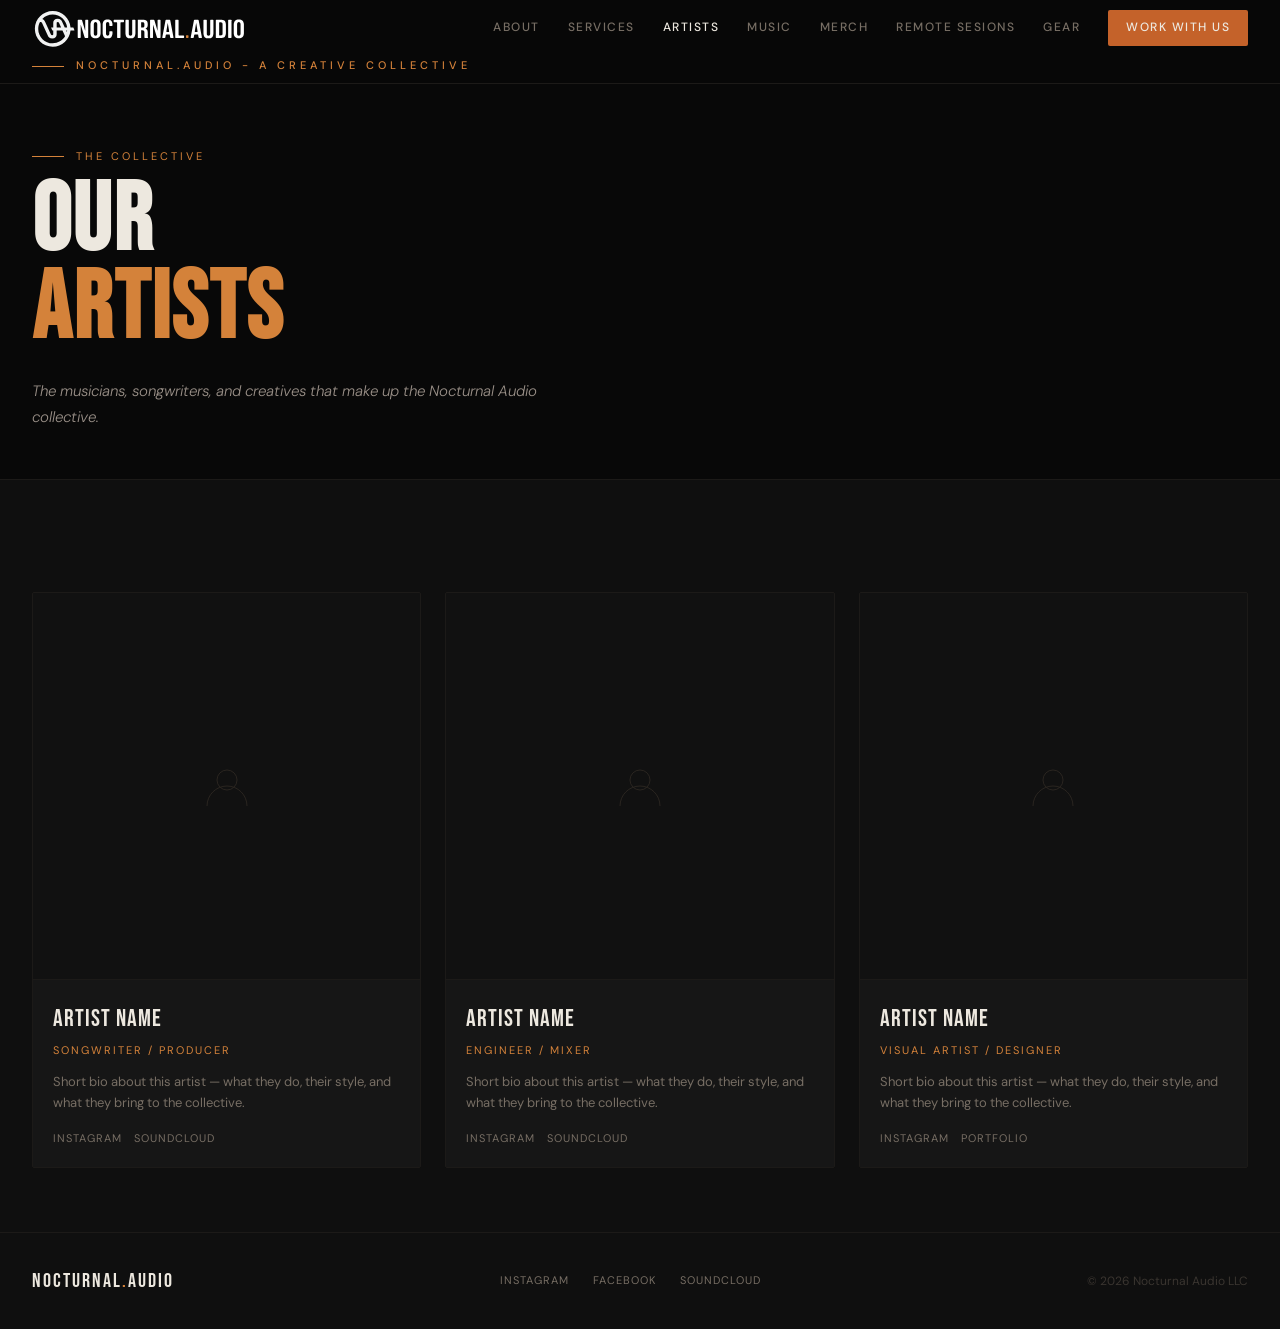
<file: artists.html>
<!DOCTYPE html>
<html lang="en">
<head>
<meta charset="UTF-8">
<meta name="viewport" content="width=device-width, initial-scale=1.0">
<title>Artists — Nocturnal Audio</title>
<meta name="description" content="Meet the Nocturnal Audio collective: songwriters, musicians, engineers, and creatives collaborating on music, events, and visual projects.">
<meta name="robots" content="index, follow">
<link rel="canonical" href="https://nocturnal.audio/artists">
<meta property="og:type" content="website">
<meta property="og:title" content="Artists — Nocturnal Audio">
<meta property="og:description" content="Meet the musicians and creatives behind the Nocturnal Audio collective.">
<meta property="og:url" content="https://nocturnal.audio/artists">
<meta property="og:image" content="https://nocturnal.audio/images/og-cover-2026.png">
<meta property="og:image:width" content="1731">
<meta property="og:image:height" content="909">
<meta property="og:image:alt" content="Nocturnal Audio social preview with brand logo and Jacksonville creative collective tagline.">
<meta property="og:locale" content="en_US">
<meta property="og:site_name" content="Nocturnal Audio">
<meta name="twitter:card" content="summary_large_image">
<meta name="twitter:title" content="Artists — Nocturnal Audio">
<meta name="twitter:description" content="Meet the musicians and creatives behind the Nocturnal Audio collective.">
<meta name="twitter:image" content="https://nocturnal.audio/images/og-cover-2026.png">
<meta name="twitter:image:alt" content="Nocturnal Audio social preview with brand logo and Jacksonville creative collective tagline.">
<link rel="preconnect" href="https://fonts.googleapis.com">
<link rel="preconnect" href="https://fonts.gstatic.com" crossorigin>
<link href="https://fonts.googleapis.com/css2?family=Bebas+Neue&family=DM+Sans:ital,wght@0,300;0,400;0,500;1,300&display=swap" rel="stylesheet">
<link rel="stylesheet" href="style.css?v=20260601a">
<style>
  /* Page-specific styles */
  .artist-grid {
    display: grid;
    grid-template-columns: repeat(3, 1fr);
    gap: 1.5rem;
    margin-top: 3rem;
  }
  .artist-card {
    border: 1px solid #1c1a18;
    border-radius: 2px;
    overflow: hidden;
    background: var(--dark);
    transition: border-color 0.2s;
  }
  .artist-card:hover { border-color: var(--warm-1); }
  .artist-photo {
    aspect-ratio: 1;
    background: #111;
    overflow: hidden;
    border-bottom: 1px solid #1c1a18;
  }
  .artist-photo img { width: 100%; height: 100%; object-fit: cover; }
  .artist-photo-placeholder {
    width: 100%; height: 100%;
    display: flex; align-items: center; justify-content: center;
    color: #2a2520;
  }
  .artist-info { padding: 20px; }
  .artist-name { font-family: var(--font-display); font-size: 24px; letter-spacing: 1px; color: var(--white); margin-bottom: 4px; }
  .artist-role { font-size: 11px; letter-spacing: 2px; text-transform: uppercase; color: var(--warm-1); margin-bottom: 12px; }
  .artist-bio { font-size: 13px; color: var(--muted); line-height: 1.6; }
  .artist-links { margin-top: 16px; display: flex; gap: 12px; }
  .artist-link { font-size: 11px; letter-spacing: 1px; text-transform: uppercase; color: var(--muted); text-decoration: none; transition: color 0.2s; }
  .artist-link:hover { color: var(--warm-1); }

  @media (max-width: 768px) {
    .artist-grid { grid-template-columns: 1fr 1fr; }
  }
</style>
</head>
<body>

<header>
  <a href="/" class="logo"><img src="images/logo.svg" alt="Nocturnal Audio"></a>
  <button class="nav-toggle" aria-label="Toggle navigation" aria-expanded="false" aria-controls="site-nav">
    <span></span><span></span><span></span>
  </button>
  <nav id="site-nav">
    <a href="/#about">About</a>
    <a href="/#services">Services</a>
    <a href="/artists.html" class="active">Artists</a>
    <a href="/#music">Music</a>
    <a href="/#merch">Merch</a>
    <a href="/remote-sessions.html">Remote Sesions</a>
    <a href="/gear.html">Gear</a>
    <a href="/#contact" class="nav-cta">Work With Us</a>
  </nav>
  <div class="header-tagline">Nocturnal.Audio - A Creative Collective</div>
</header>

<div class="page-hero">
  <div class="page-hero-label">The Collective</div>
  <h1 class="page-hero-title">OUR<br><span style="color:var(--warm-1)">ARTISTS</span></h1>
  <p class="page-hero-sub">The musicians, songwriters, and creatives that make up the Nocturnal Audio collective.</p>
</div>

<section style="background: var(--off-black); padding: 4rem 2rem;">
  <div class="artist-grid">

    <!-- ARTIST CARD — duplicate and fill in for each artist -->
    <div class="artist-card">
      <div class="artist-photo">
        <div class="artist-photo-placeholder">
          <svg width="48" height="48" viewBox="0 0 48 48" fill="none" stroke="currentColor" stroke-width="1">
            <circle cx="24" cy="18" r="10"/>
            <path d="M4 44c0-11 9-20 20-20s20 9 20 20"/>
          </svg>
        </div>
      </div>
      <div class="artist-info">
        <div class="artist-name">Artist Name</div>
        <div class="artist-role">Songwriter / Producer</div>
        <p class="artist-bio">Short bio about this artist — what they do, their style, and what they bring to the collective.</p>
        <div class="artist-links">
          <a href="#" class="artist-link">Instagram</a>
          <a href="#" class="artist-link">SoundCloud</a>
        </div>
      </div>
    </div>

    <div class="artist-card">
      <div class="artist-photo">
        <div class="artist-photo-placeholder">
          <svg width="48" height="48" viewBox="0 0 48 48" fill="none" stroke="currentColor" stroke-width="1">
            <circle cx="24" cy="18" r="10"/>
            <path d="M4 44c0-11 9-20 20-20s20 9 20 20"/>
          </svg>
        </div>
      </div>
      <div class="artist-info">
        <div class="artist-name">Artist Name</div>
        <div class="artist-role">Engineer / Mixer</div>
        <p class="artist-bio">Short bio about this artist — what they do, their style, and what they bring to the collective.</p>
        <div class="artist-links">
          <a href="#" class="artist-link">Instagram</a>
          <a href="#" class="artist-link">SoundCloud</a>
        </div>
      </div>
    </div>

    <div class="artist-card">
      <div class="artist-photo">
        <div class="artist-photo-placeholder">
          <svg width="48" height="48" viewBox="0 0 48 48" fill="none" stroke="currentColor" stroke-width="1">
            <circle cx="24" cy="18" r="10"/>
            <path d="M4 44c0-11 9-20 20-20s20 9 20 20"/>
          </svg>
        </div>
      </div>
      <div class="artist-info">
        <div class="artist-name">Artist Name</div>
        <div class="artist-role">Visual Artist / Designer</div>
        <p class="artist-bio">Short bio about this artist — what they do, their style, and what they bring to the collective.</p>
        <div class="artist-links">
          <a href="#" class="artist-link">Instagram</a>
          <a href="#" class="artist-link">Portfolio</a>
        </div>
      </div>
    </div>

  </div>
</section>

<footer>
  <a href="/" class="footer-logo">NOCTURNAL<span>.</span>AUDIO</a>
  <div class="footer-links">
    <a href="https://www.instagram.com/nocturnal.audio/" target="_blank" rel="noopener">Instagram</a>
    <a href="https://facebook.com" target="_blank" rel="noopener">Facebook</a>
    <a href="https://soundcloud.com" target="_blank" rel="noopener">SoundCloud</a>
  </div>
  <div class="footer-copy">© 2026 Nocturnal Audio LLC</div>
</footer>

<script src="nav.js?v=20260601a"></script>
</body>
</html>
</file>
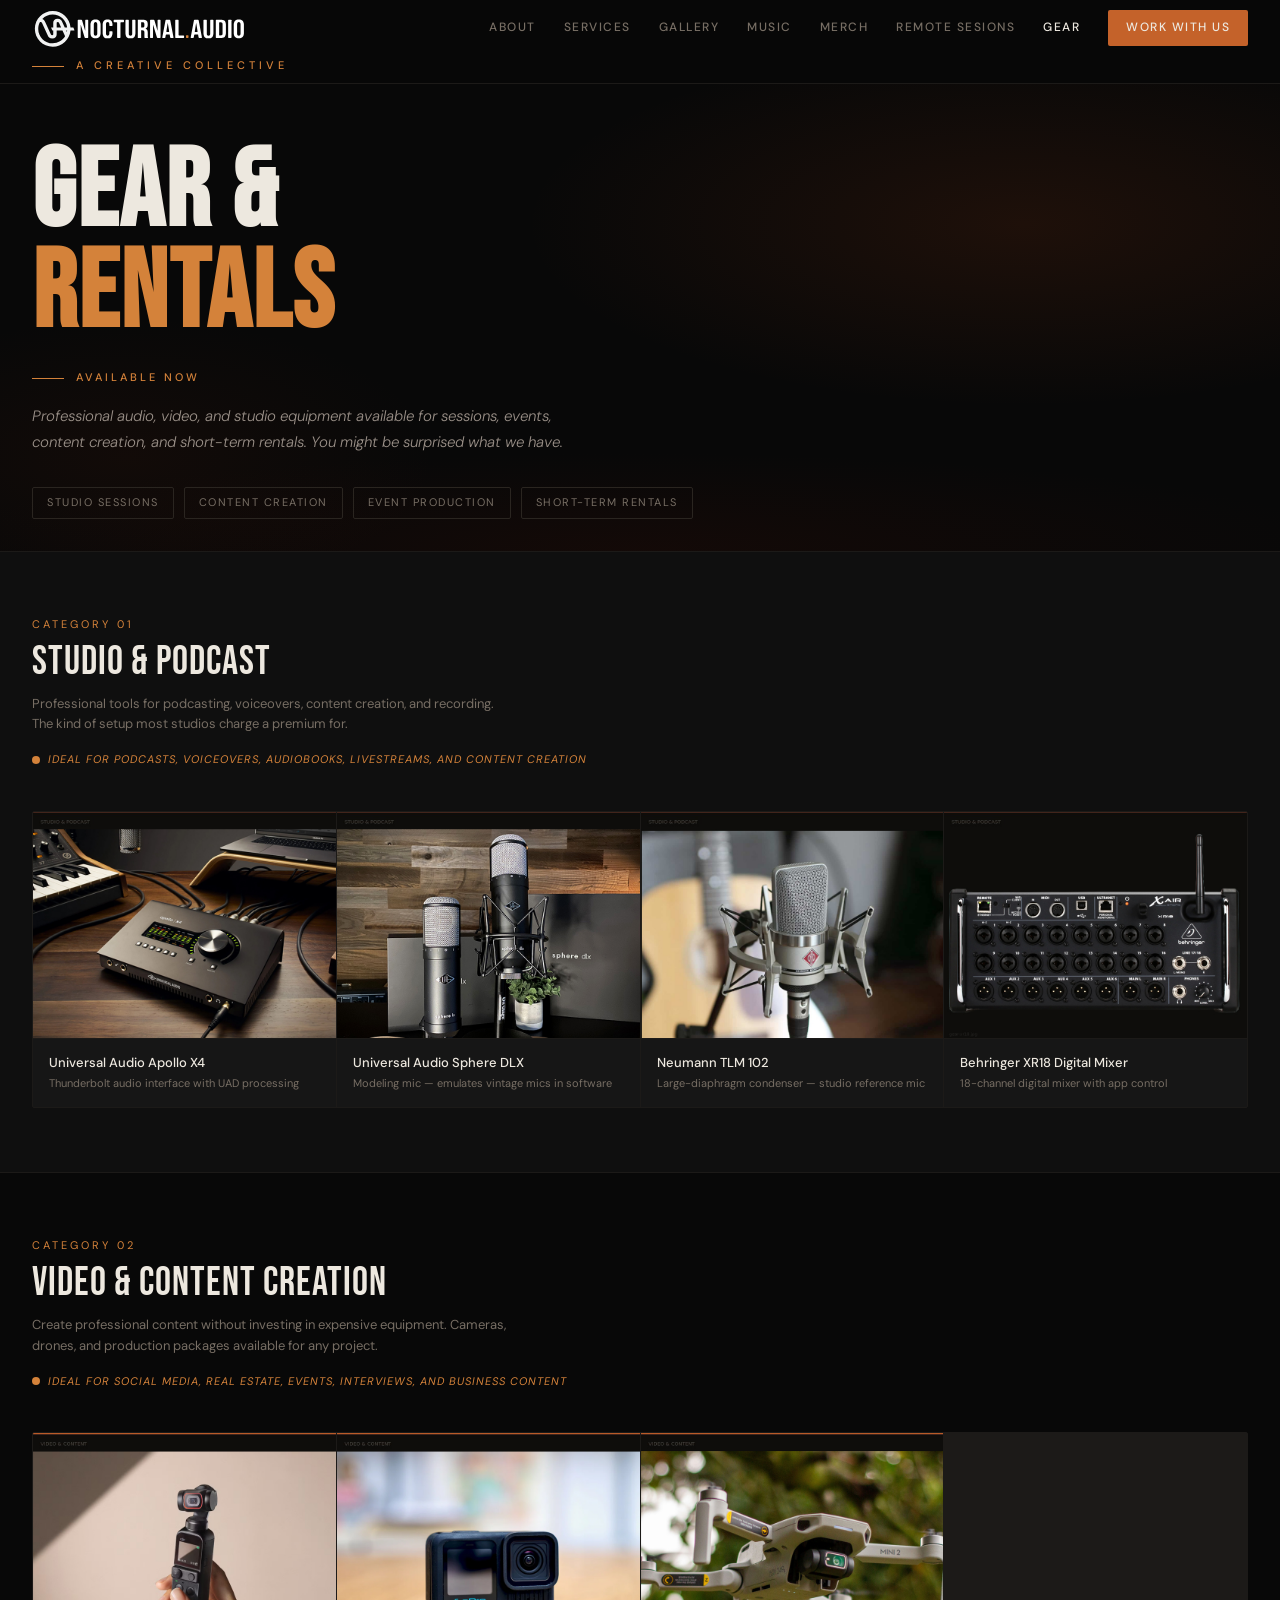
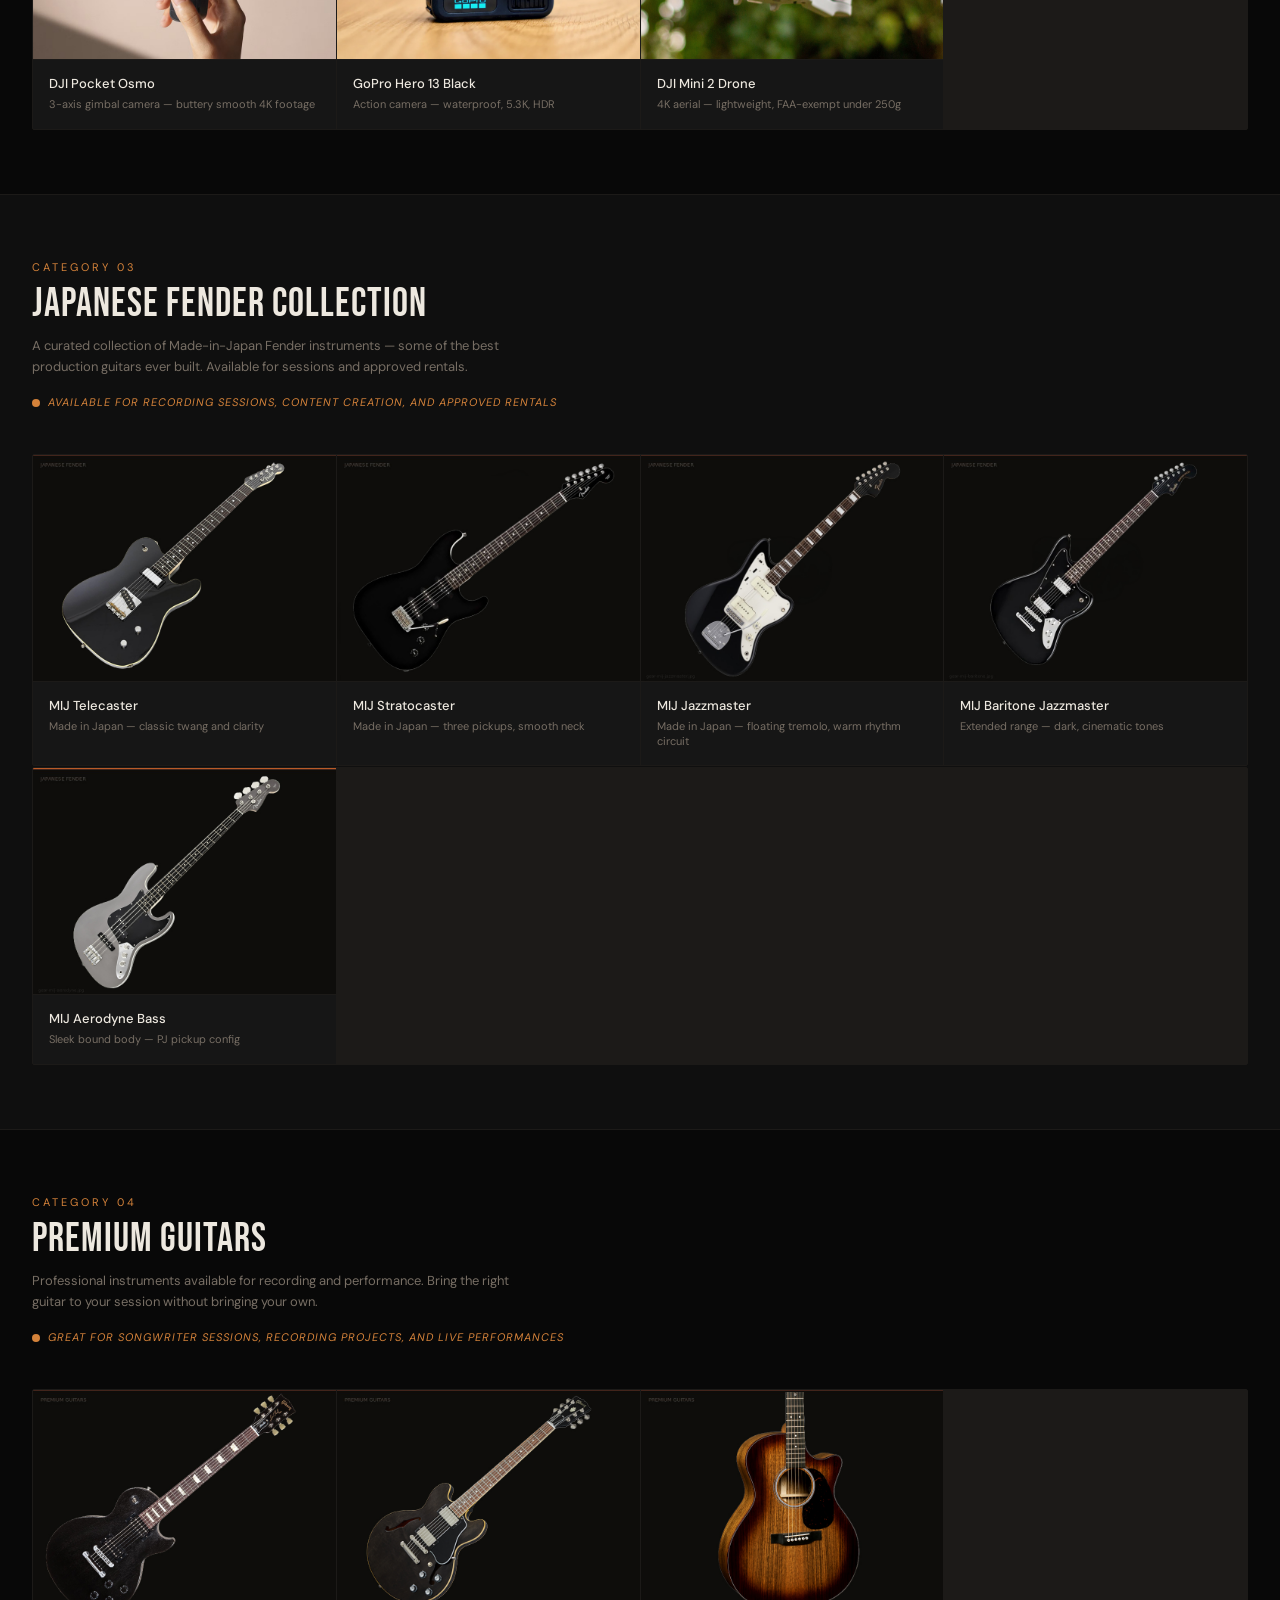
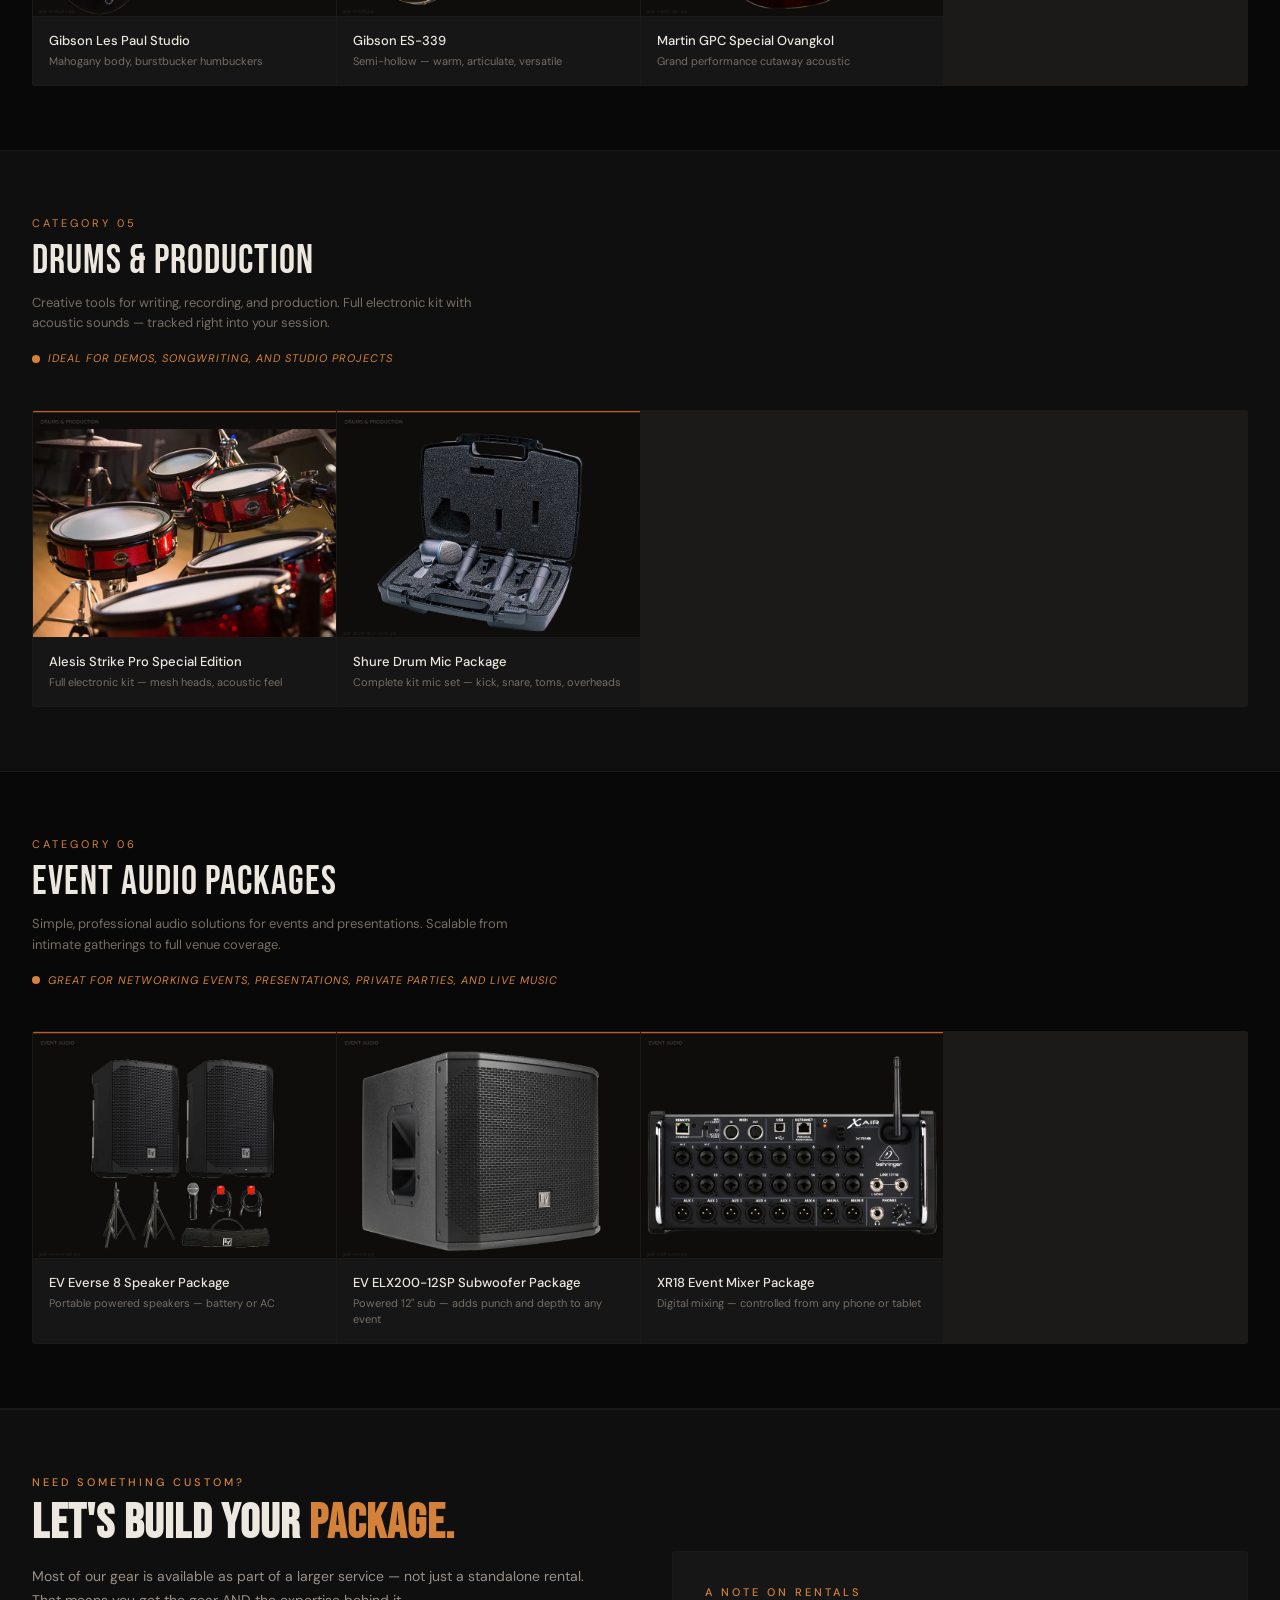
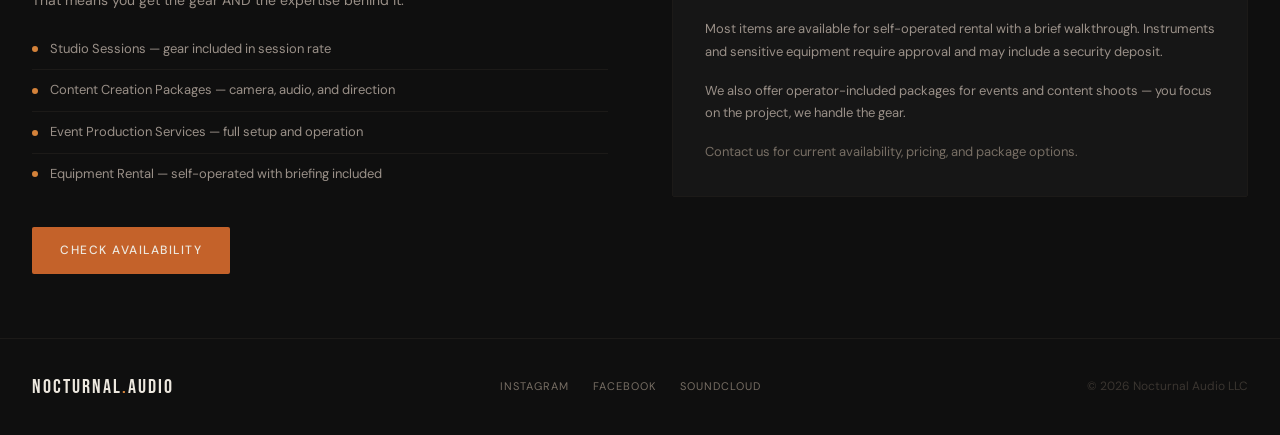
<file: gear.html>
<!DOCTYPE html>
<html lang="en">
<head>
<meta charset="UTF-8">
<meta name="viewport" content="width=device-width, initial-scale=1.0">
<title>Gear & Rentals — Nocturnal Audio</title>
<meta name="description" content="Browse Nocturnal Audio gear rentals for studio sessions, content creation, event production, and short-term rentals in Jacksonville and North Florida.">
<meta name="robots" content="index, follow">
<link rel="canonical" href="https://nocturnal.audio/gear">
<meta property="og:type" content="website">
<meta property="og:title" content="Gear & Rentals — Nocturnal Audio">
<meta property="og:description" content="Professional audio, video, and studio gear rentals for sessions, events, and content projects.">
<meta property="og:url" content="https://nocturnal.audio/gear">
<meta property="og:image" content="https://nocturnal.audio/images/og-cover-2026.png">
<meta property="og:image:width" content="1731">
<meta property="og:image:height" content="909">
<meta property="og:image:alt" content="Nocturnal Audio social preview with brand logo and Jacksonville creative collective tagline.">
<meta property="og:locale" content="en_US">
<meta property="og:site_name" content="Nocturnal Audio">
<meta name="twitter:card" content="summary_large_image">
<meta name="twitter:title" content="Gear & Rentals — Nocturnal Audio">
<meta name="twitter:description" content="Professional audio, video, and studio gear rentals for sessions, events, and content projects.">
<meta name="twitter:image" content="https://nocturnal.audio/images/og-cover-2026.png">
<meta name="twitter:image:alt" content="Nocturnal Audio social preview with brand logo and Jacksonville creative collective tagline.">
<link rel="preconnect" href="https://fonts.googleapis.com">
<link rel="preconnect" href="https://fonts.gstatic.com" crossorigin>
<link href="https://fonts.googleapis.com/css2?family=Bebas+Neue&family=DM+Sans:ital,wght@0,300;0,400;0,500;1,300&display=swap" rel="stylesheet">
<link rel="stylesheet" href="style.css?v=20260601a">
<style>

  /* ── GEAR PAGE HERO ── */
  .gear-hero {
    min-height: 52vh;
    display: flex;
    flex-direction: column;
    justify-content: flex-end;
    padding: 2rem 2rem;
    position: relative;
    overflow: hidden;
    border-bottom: 1px solid #1c1a18;
  }
  .gear-hero-bg {
    position: absolute; inset: 0; pointer-events: none;
    background:
      radial-gradient(ellipse 60% 60% at 80% 30%, rgba(180,70,20,0.13) 0%, transparent 65%),
      radial-gradient(ellipse 40% 50% at 10% 80%, rgba(120,40,10,0.09) 0%, transparent 60%),
      radial-gradient(ellipse 80% 30% at 50% 100%, rgba(60,15,5,0.22) 0%, transparent 70%);
  }
  .gear-hero-label {
    font-size: 11px; font-weight: 500; letter-spacing: 3px;
    text-transform: uppercase; color: var(--warm-1);
    margin-bottom: 1rem; position: relative;
    display: flex; align-items: center; gap: 12px;
  }
  .gear-hero-label::before { content: ''; display: block; width: 32px; height: 1px; background: var(--warm-1); }
  .gear-hero-title {
    font-family: var(--font-display);
    font-size: clamp(56px, 10vw, 110px);
    line-height: 0.92; letter-spacing: 2px;
    color: var(--white); position: relative; margin-bottom: 1.5rem;
  }
  .gear-hero-title .accent { color: var(--warm-1); }
  .gear-hero-sub {
    font-size: 15px; font-weight: 300; font-style: italic;
    color: var(--muted-lt); max-width: 560px;
    position: relative; line-height: 1.75; margin-bottom: 2rem;
  }
  .gear-hero-tags { display: flex; gap: 10px; flex-wrap: wrap; position: relative; }
  .gear-tag {
    font-size: 11px; letter-spacing: 1.5px; text-transform: uppercase;
    color: var(--muted); border: 1px solid #2a2520;
    padding: 6px 14px; border-radius: 2px;
  }

  /* ── CATEGORY SECTIONS ── */
  .gear-section { padding: 4rem 2rem; border-bottom: 1px solid #1c1a18; }
  .gear-section:nth-child(odd) { background: var(--off-black); }
  .gear-section:nth-child(even) { background: var(--black); }

  .gear-section-header {
    display: flex; align-items: flex-start;
    justify-content: space-between; gap: 2rem;
    margin-bottom: 2.5rem;
    flex-wrap: wrap;
  }
  .gear-section-left { flex: 1; min-width: 200px; }
  .gear-section-label {
    font-size: 11px; letter-spacing: 3px; text-transform: uppercase;
    color: var(--warm-1); margin-bottom: 0.5rem;
  }
  .gear-section-title {
    font-family: var(--font-display);
    font-size: 40px; letter-spacing: 1px;
    color: var(--white); line-height: 1; margin-bottom: 0.75rem;
  }
  .gear-section-desc {
    font-size: 13px; color: var(--muted); line-height: 1.6; max-width: 480px;
  }
  .gear-ideal {
    display: inline-flex; align-items: center; gap: 8px;
    margin-top: 1rem;
    font-size: 11px; letter-spacing: 1px; text-transform: uppercase;
    color: var(--warm-1); font-style: italic;
  }
  .gear-ideal::before {
    content: ''; display: block;
    width: 8px; height: 8px;
    background: var(--warm-1); border-radius: 50%; flex-shrink: 0;
  }

  /* ── GEAR GRID ── */
  .gear-grid {
    display: grid;
    grid-template-columns: repeat(4, 1fr);
    gap: 1px;
    background: #1c1a18;
    border: 1px solid #1c1a18;
    border-radius: 2px;
    overflow: hidden;
  }
  .gear-card {
    background: var(--dark);
    display: flex;
    flex-direction: column;
  }
  .gear-photo {
    aspect-ratio: 4/3;
    overflow: hidden;
    border-bottom: 1px solid #1c1a18;
    background: #111;
    display: flex;
    align-items: center;
    justify-content: center;
    color: #2a2520;
    position: relative;
  }
  .gear-photo img {
    width: 100%; height: 100%; object-fit: cover;
    transition: transform 0.4s ease;
  }
  .gear-card:hover .gear-photo img { transform: scale(1.03); }
  .gear-photo-placeholder {
    display: flex; flex-direction: column;
    align-items: center; gap: 8px;
  }
  .gear-photo-placeholder span {
    font-size: 10px; letter-spacing: 1px;
    text-transform: uppercase; color: #2a2520;
  }
  .gear-card-body { padding: 16px; flex: 1; display: flex; flex-direction: column; }
  .gear-card-name {
    font-size: 13px; font-weight: 500;
    color: var(--white); margin-bottom: 4px; line-height: 1.3;
  }
  .gear-card-sub {
    font-size: 11px; color: var(--muted); line-height: 1.4;
  }

  /* ── CUSTOM SECTION ── */
  .custom-section {
    background: var(--off-black);
    border-top: 1px solid #1c1a18;
    padding: 4rem 2rem;
  }
  .custom-inner {
    display: grid;
    grid-template-columns: 1fr 1fr;
    gap: 4rem;
    align-items: center;
  }
  .custom-text h2 {
    font-family: var(--font-display);
    font-size: 48px; letter-spacing: 1px;
    color: var(--white); line-height: 1; margin-bottom: 1rem;
  }
  .custom-text h2 span { color: var(--warm-1); }
  .custom-text p {
    font-size: 14px; color: var(--muted-lt);
    line-height: 1.75; margin-bottom: 1rem;
  }
  .package-list { list-style: none; margin-bottom: 2rem; }
  .package-list li {
    display: flex; align-items: center; gap: 12px;
    padding: 10px 0; border-bottom: 1px solid #1c1a18;
    font-size: 13px; color: var(--muted-lt);
  }
  .package-list li:last-child { border-bottom: none; }
  .package-list li::before {
    content: ''; display: block;
    width: 6px; height: 6px;
    background: var(--warm-1); border-radius: 50%; flex-shrink: 0;
  }

  /* ── RESPONSIVE ── */
  @media (max-width: 900px) {
    .gear-grid { grid-template-columns: repeat(2, 1fr); }
  }
  @media (max-width: 768px) {
    .gear-grid { grid-template-columns: repeat(2, 1fr); }
    .custom-inner { grid-template-columns: 1fr; gap: 2rem; }
    .gear-section-header { flex-direction: column; }
  }
  @media (max-width: 480px) {
    .gear-grid { grid-template-columns: 1fr 1fr; }
  }
</style>
</head>
<body>

<!-- HEADER -->
<header>
  <a href="/" class="logo"><img src="images/logo.svg" alt="Nocturnal Audio"></a>
  <button class="nav-toggle" aria-label="Toggle navigation" aria-expanded="false" aria-controls="site-nav">
    <span></span><span></span><span></span>
  </button>
  <nav id="site-nav">
    <a href="/#about">About</a>
    <a href="/#services">Services</a>
    <a href="/#gallery">Gallery</a>
    <a href="/#music">Music</a>
    <a href="/#merch">Merch</a>
    <a href="/remote-sessions.html">Remote Sesions</a>
    <a href="/gear.html" class="active">Gear</a>
    <a href="/#contact" class="nav-cta">Work With Us</a>
  </nav>
  <div class="header-tagline">A Creative Collective</div>
</header>

<!-- HERO -->
<div class="gear-hero">
  <div class="gear-hero-bg"></div>
  <h1 class="gear-hero-title">
    GEAR &amp;<br>
    <span class="accent">RENTALS</span>
  </h1>
  <div class="gear-hero-label">Available Now</div>
  <p class="gear-hero-sub">Professional audio, video, and studio equipment available for sessions, events, content creation, and short-term rentals. You might be surprised what we have.</p>
  <div class="gear-hero-tags">
    <span class="gear-tag">Studio Sessions</span>
    <span class="gear-tag">Content Creation</span>
    <span class="gear-tag">Event Production</span>
    <span class="gear-tag">Short-Term Rentals</span>
  </div>
</div>

<!-- STUDIO & PODCAST -->
<div class="gear-section">
  <div class="gear-section-header">
    <div class="gear-section-left">
      <div class="gear-section-label">Category 01</div>
      <div class="gear-section-title">Studio &amp; Podcast</div>
      <p class="gear-section-desc">Professional tools for podcasting, voiceovers, content creation, and recording. The kind of setup most studios charge a premium for.</p>
      <div class="gear-ideal">Ideal for podcasts, voiceovers, audiobooks, livestreams, and content creation</div>
    </div>
  </div>
  <div class="gear-grid">
    <div class="gear-card">
      <div class="gear-photo">
        <img src="images/gear-ua-apollo.jpg" alt="Universal Audio Apollo X4">
      </div>
      <div class="gear-card-body">
        <div class="gear-card-name">Universal Audio Apollo X4</div>
        <div class="gear-card-sub">Thunderbolt audio interface with UAD processing</div>
      </div>
    </div>
    <div class="gear-card">
      <div class="gear-photo">
        <img src="images/gear-ua-sphere.jpg" alt="Universal Audio Sphere DLX">
      </div>
      <div class="gear-card-body">
        <div class="gear-card-name">Universal Audio Sphere DLX</div>
        <div class="gear-card-sub">Modeling mic — emulates vintage mics in software</div>
      </div>
    </div>
    <div class="gear-card">
      <div class="gear-photo">
        <img src="images/gear-neumann-tlm102.jpg" alt="Neumann TLM 102">
      </div>
      <div class="gear-card-body">
        <div class="gear-card-name">Neumann TLM 102</div>
        <div class="gear-card-sub">Large-diaphragm condenser — studio reference mic</div>
      </div>
    </div>
    <div class="gear-card">
      <div class="gear-photo">
        <img src="images/gear-xr18.jpg" alt="Behringer XR18">
      </div>
      <div class="gear-card-body">
        <div class="gear-card-name">Behringer XR18 Digital Mixer</div>
        <div class="gear-card-sub">18-channel digital mixer with app control</div>
      </div>
    </div>
  </div>
</div>

<!-- VIDEO & CONTENT -->
<div class="gear-section">
  <div class="gear-section-header">
    <div class="gear-section-left">
      <div class="gear-section-label">Category 02</div>
      <div class="gear-section-title">Video &amp; Content Creation</div>
      <p class="gear-section-desc">Create professional content without investing in expensive equipment. Cameras, drones, and production packages available for any project.</p>
      <div class="gear-ideal">Ideal for social media, real estate, events, interviews, and business content</div>
    </div>
  </div>
  <div class="gear-grid">
    <div class="gear-card">
      <div class="gear-photo">
        <img src="images/gear-dji-osmo.jpg" alt="DJI Pocket Osmo">
      </div>
      <div class="gear-card-body">
        <div class="gear-card-name">DJI Pocket Osmo</div>
        <div class="gear-card-sub">3-axis gimbal camera — buttery smooth 4K footage</div>
      </div>
    </div>
    <div class="gear-card">
      <div class="gear-photo">
        <img src="images/gear-gopro13.jpg" alt="GoPro Hero 13 Black">
      </div>
      <div class="gear-card-body">
        <div class="gear-card-name">GoPro Hero 13 Black</div>
        <div class="gear-card-sub">Action camera — waterproof, 5.3K, HDR</div>
      </div>
    </div>
    <div class="gear-card">
      <div class="gear-photo">
        <img src="images/gear-dji-mini2.jpg" alt="DJI Mini 2 Drone">
      </div>
      <div class="gear-card-body">
        <div class="gear-card-name">DJI Mini 2 Drone</div>
        <div class="gear-card-sub">4K aerial — lightweight, FAA-exempt under 250g</div>
      </div>
    </div>
  </div>
</div>

<!-- JAPANESE FENDER COLLECTION -->
<div class="gear-section">
  <div class="gear-section-header">
    <div class="gear-section-left">
      <div class="gear-section-label">Category 03</div>
      <div class="gear-section-title">Japanese Fender Collection</div>
      <p class="gear-section-desc">A curated collection of Made-in-Japan Fender instruments — some of the best production guitars ever built. Available for sessions and approved rentals.</p>
      <div class="gear-ideal">Available for recording sessions, content creation, and approved rentals</div>
    </div>
  </div>
  <div class="gear-grid">
    <div class="gear-card">
      <div class="gear-photo">
        <img src="images/gear-mij-tele.jpg" alt="MIJ Telecaster">
      </div>
      <div class="gear-card-body">
        <div class="gear-card-name">MIJ Telecaster</div>
        <div class="gear-card-sub">Made in Japan — classic twang and clarity</div>
      </div>
    </div>
    <div class="gear-card">
      <div class="gear-photo">
        <img src="images/gear-mij-strat.jpg" alt="MIJ Stratocaster">
      </div>
      <div class="gear-card-body">
        <div class="gear-card-name">MIJ Stratocaster</div>
        <div class="gear-card-sub">Made in Japan — three pickups, smooth neck</div>
      </div>
    </div>
    <div class="gear-card">
      <div class="gear-photo">
        <img src="images/gear-mij-jazzmaster.jpg" alt="MIJ Jazzmaster">
      </div>
      <div class="gear-card-body">
        <div class="gear-card-name">MIJ Jazzmaster</div>
        <div class="gear-card-sub">Made in Japan — floating tremolo, warm rhythm circuit</div>
      </div>
    </div>
    <div class="gear-card">
      <div class="gear-photo">
        <img src="images/gear-mij-baritone.jpg" alt="MIJ Baritone Jazzmaster">
      </div>
      <div class="gear-card-body">
        <div class="gear-card-name">MIJ Baritone Jazzmaster</div>
        <div class="gear-card-sub">Extended range — dark, cinematic tones</div>
      </div>
    </div>
  </div>
  <!-- Aerodyne Bass gets its own row -->
  <div class="gear-grid" style="margin-top:1px; grid-template-columns: repeat(4,1fr);">
    <div class="gear-card">
      <div class="gear-photo">
        <img src="images/gear-mij-aerodyne.jpg" alt="MIJ Aerodyne Bass">
      </div>
      <div class="gear-card-body">
        <div class="gear-card-name">MIJ Aerodyne Bass</div>
        <div class="gear-card-sub">Sleek bound body — PJ pickup config</div>
      </div>
    </div>
    <div class="gear-card" style="background:transparent;border:none;"></div>
    <div class="gear-card" style="background:transparent;border:none;"></div>
    <div class="gear-card" style="background:transparent;border:none;"></div>
  </div>
</div>

<!-- PREMIUM GUITARS -->
<div class="gear-section">
  <div class="gear-section-header">
    <div class="gear-section-left">
      <div class="gear-section-label">Category 04</div>
      <div class="gear-section-title">Premium Guitars</div>
      <p class="gear-section-desc">Professional instruments available for recording and performance. Bring the right guitar to your session without bringing your own.</p>
      <div class="gear-ideal">Great for songwriter sessions, recording projects, and live performances</div>
    </div>
  </div>
  <div class="gear-grid">
    <div class="gear-card">
      <div class="gear-photo">
        <img src="images/gear-lp-studio.jpg" alt="Gibson Les Paul Studio">
      </div>
      <div class="gear-card-body">
        <div class="gear-card-name">Gibson Les Paul Studio</div>
        <div class="gear-card-sub">Mahogany body, burstbucker humbuckers</div>
      </div>
    </div>
    <div class="gear-card">
      <div class="gear-photo">
        <img src="images/gear-es339.jpg" alt="Gibson ES-339">
      </div>
      <div class="gear-card-body">
        <div class="gear-card-name">Gibson ES-339</div>
        <div class="gear-card-sub">Semi-hollow — warm, articulate, versatile</div>
      </div>
    </div>
    <div class="gear-card">
      <div class="gear-photo">
        <img src="images/gear-martin-gpc.jpg" alt="Martin GPC Special Ovangkol">
      </div>
      <div class="gear-card-body">
        <div class="gear-card-name">Martin GPC Special Ovangkol</div>
        <div class="gear-card-sub">Grand performance cutaway acoustic</div>
      </div>
    </div>
    <div class="gear-card" style="background:transparent; border: none;"></div>
  </div>
</div>

<!-- DRUMS & PRODUCTION -->
<div class="gear-section">
  <div class="gear-section-header">
    <div class="gear-section-left">
      <div class="gear-section-label">Category 05</div>
      <div class="gear-section-title">Drums &amp; Production</div>
      <p class="gear-section-desc">Creative tools for writing, recording, and production. Full electronic kit with acoustic sounds — tracked right into your session.</p>
      <div class="gear-ideal">Ideal for demos, songwriting, and studio projects</div>
    </div>
  </div>
  <div class="gear-grid">
    <div class="gear-card">
      <div class="gear-photo">
        <img src="images/gear-alesis-strike.jpg" alt="Alesis Strike Pro SE">
      </div>
      <div class="gear-card-body">
        <div class="gear-card-name">Alesis Strike Pro Special Edition</div>
        <div class="gear-card-sub">Full electronic kit — mesh heads, acoustic feel</div>
      </div>
    </div>
    <div class="gear-card">
      <div class="gear-photo">
        <img src="images/gear-shure-drum-pack.jpg" alt="Shure Drum Mic Package">
      </div>
      <div class="gear-card-body">
        <div class="gear-card-name">Shure Drum Mic Package</div>
        <div class="gear-card-sub">Complete kit mic set — kick, snare, toms, overheads</div>
      </div>
    </div>
    <div class="gear-card" style="background:transparent; border: none;"></div>
    <div class="gear-card" style="background:transparent; border: none;"></div>
  </div>
</div>

<!-- EVENT AUDIO -->
<div class="gear-section">
  <div class="gear-section-header">
    <div class="gear-section-left">
      <div class="gear-section-label">Category 06</div>
      <div class="gear-section-title">Event Audio Packages</div>
      <p class="gear-section-desc">Simple, professional audio solutions for events and presentations. Scalable from intimate gatherings to full venue coverage.</p>
      <div class="gear-ideal">Great for networking events, presentations, private parties, and live music</div>
    </div>
  </div>
  <div class="gear-grid">
    <div class="gear-card">
      <div class="gear-photo">
        <img src="images/gear-ev-everse8.jpg" alt="EV Everse 8">
      </div>
      <div class="gear-card-body">
        <div class="gear-card-name">EV Everse 8 Speaker Package</div>
        <div class="gear-card-sub">Portable powered speakers — battery or AC</div>
      </div>
    </div>
    <div class="gear-card">
      <div class="gear-photo">
        <img src="images/gear-ev-sub.jpg" alt="EV ELX200-12SP Subwoofer">
      </div>
      <div class="gear-card-body">
        <div class="gear-card-name">EV ELX200-12SP Subwoofer Package</div>
        <div class="gear-card-sub">Powered 12" sub — adds punch and depth to any event</div>
      </div>
    </div>
    <div class="gear-card">
      <div class="gear-photo">
        <img src="images/gear-xr18-event.jpg" alt="XR18 Event Mixer Package">
      </div>
      <div class="gear-card-body">
        <div class="gear-card-name">XR18 Event Mixer Package</div>
        <div class="gear-card-sub">Digital mixing — controlled from any phone or tablet</div>
      </div>
    </div>
    <div class="gear-card" style="background:transparent; border: none;"></div>
  </div>
</div>

<!-- CUSTOM / CTA -->
<div class="custom-section">
  <div class="custom-inner">
    <div class="custom-text">
      <div class="section-label">Need Something Custom?</div>
      <h2>Let's build your <span>package.</span></h2>
      <p>Most of our gear is available as part of a larger service — not just a standalone rental. That means you get the gear AND the expertise behind it.</p>
      <ul class="package-list">
        <li>Studio Sessions — gear included in session rate</li>
        <li>Content Creation Packages — camera, audio, and direction</li>
        <li>Event Production Services — full setup and operation</li>
        <li>Equipment Rental — self-operated with briefing included</li>
      </ul>
      <a href="/#contact" class="btn-primary">Check Availability</a>
    </div>
    <div>
      <div style="background:var(--dark);border:1px solid #1c1a18;border-radius:2px;padding:2rem;">
        <div class="section-label" style="margin-bottom:1rem;">A Note on Rentals</div>
        <p style="font-size:13px;color:var(--muted-lt);line-height:1.75;margin-bottom:1rem;">Most items are available for self-operated rental with a brief walkthrough. Instruments and sensitive equipment require approval and may include a security deposit.</p>
        <p style="font-size:13px;color:var(--muted-lt);line-height:1.75;margin-bottom:1rem;">We also offer operator-included packages for events and content shoots — you focus on the project, we handle the gear.</p>
        <p style="font-size:13px;color:var(--muted);line-height:1.75;">Contact us for current availability, pricing, and package options.</p>
      </div>
    </div>
  </div>
</div>

<!-- FOOTER -->
<footer>
  <a href="/" class="footer-logo">NOCTURNAL<span>.</span>AUDIO</a>
  <div class="footer-links">
    <a href="https://www.instagram.com/nocturnal.audio/" target="_blank" rel="noopener">Instagram</a>
    <a href="https://www.facebook.com/profile.php?id=61552022829980" target="_blank" rel="noopener">Facebook</a>
    <a href="https://soundcloud.com" target="_blank" rel="noopener">SoundCloud</a>
  </div>
  <div class="footer-copy">© 2026 Nocturnal Audio LLC</div>
</footer>

<script src="nav.js?v=20260601a"></script>
</body>
</html>
</file>
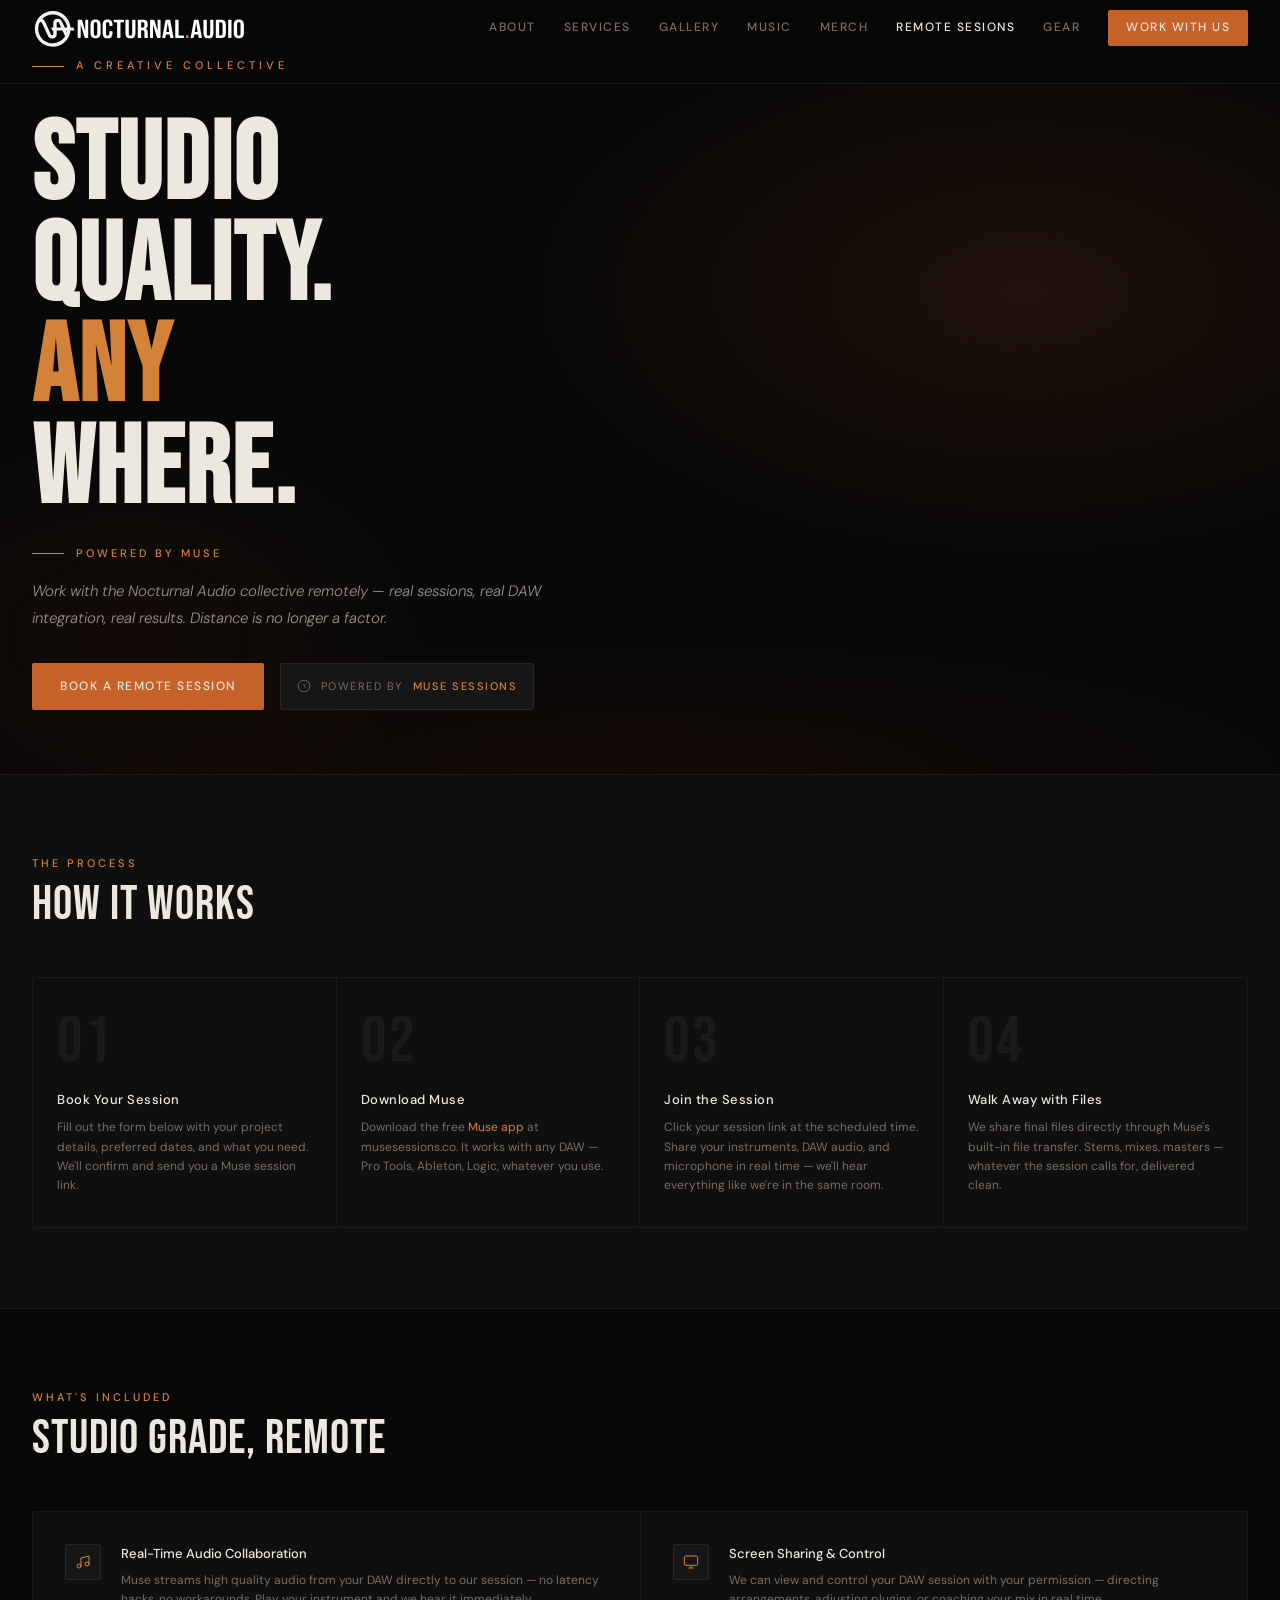
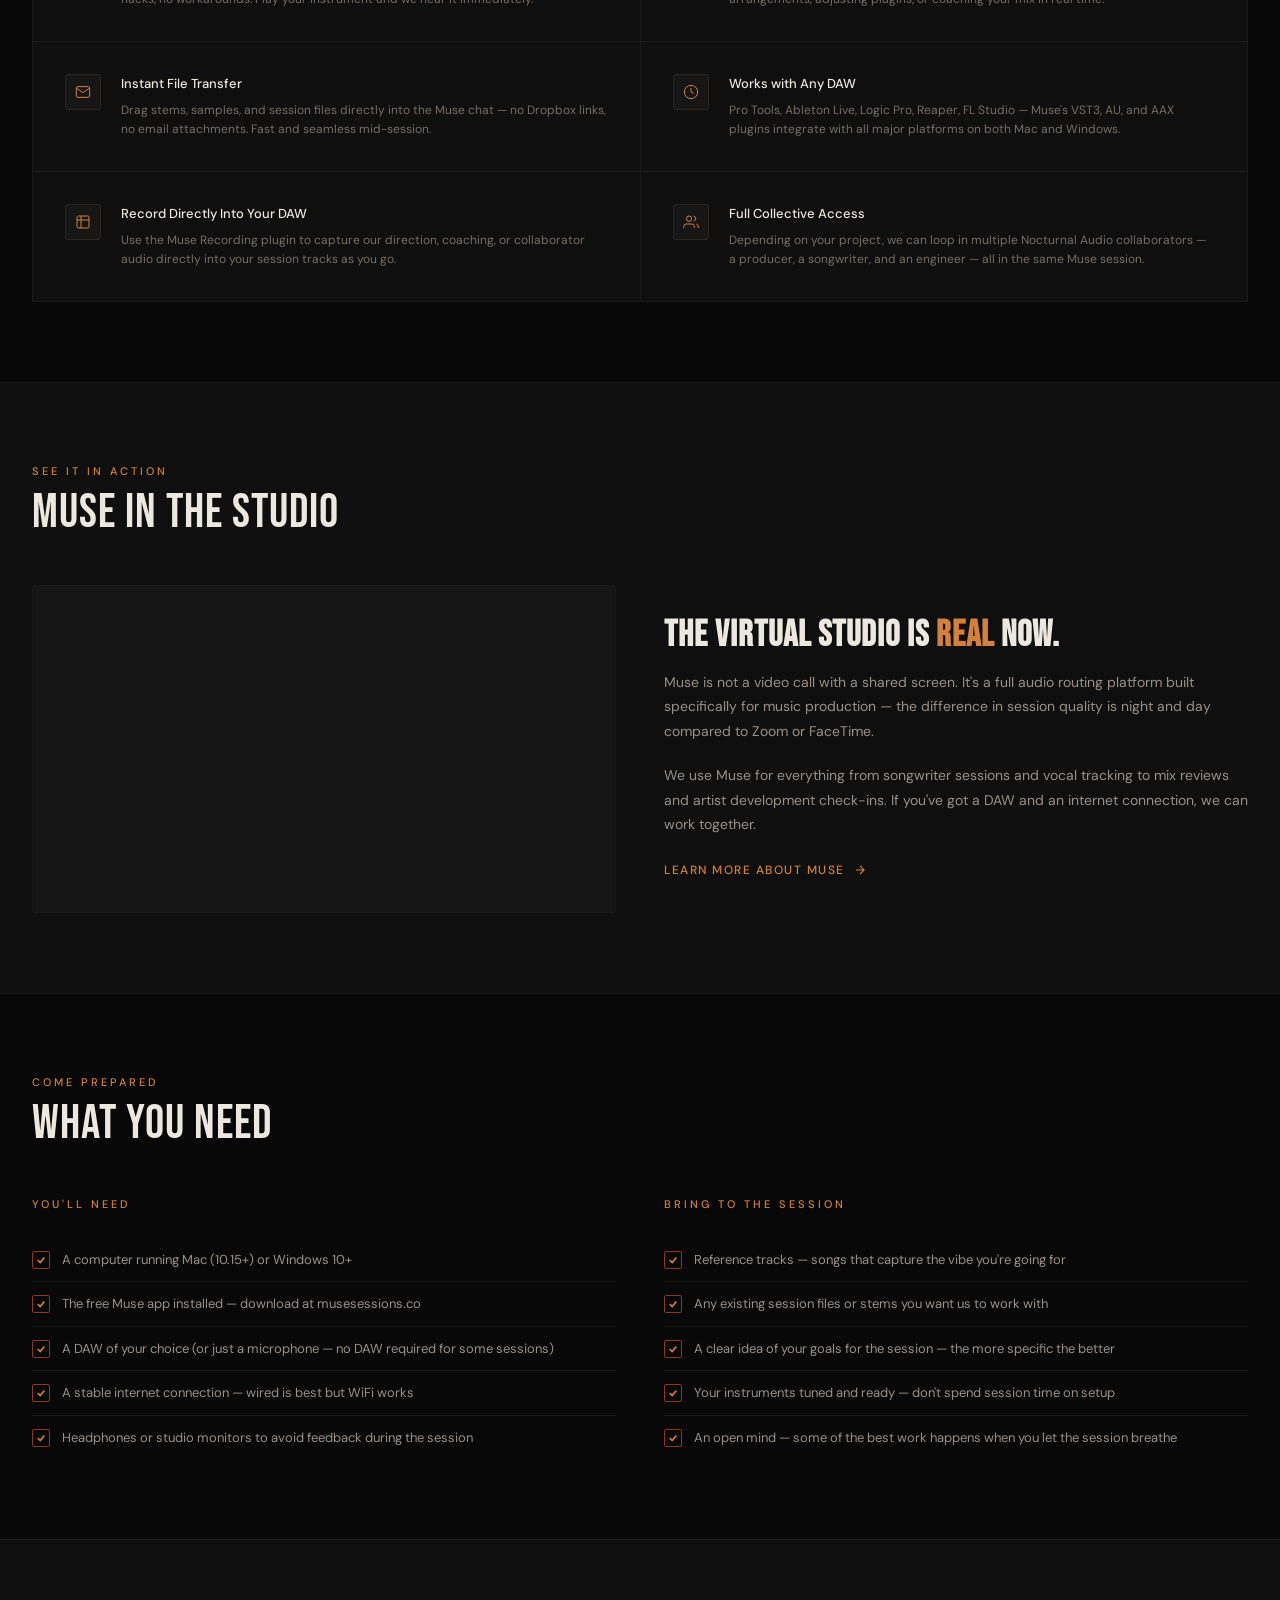
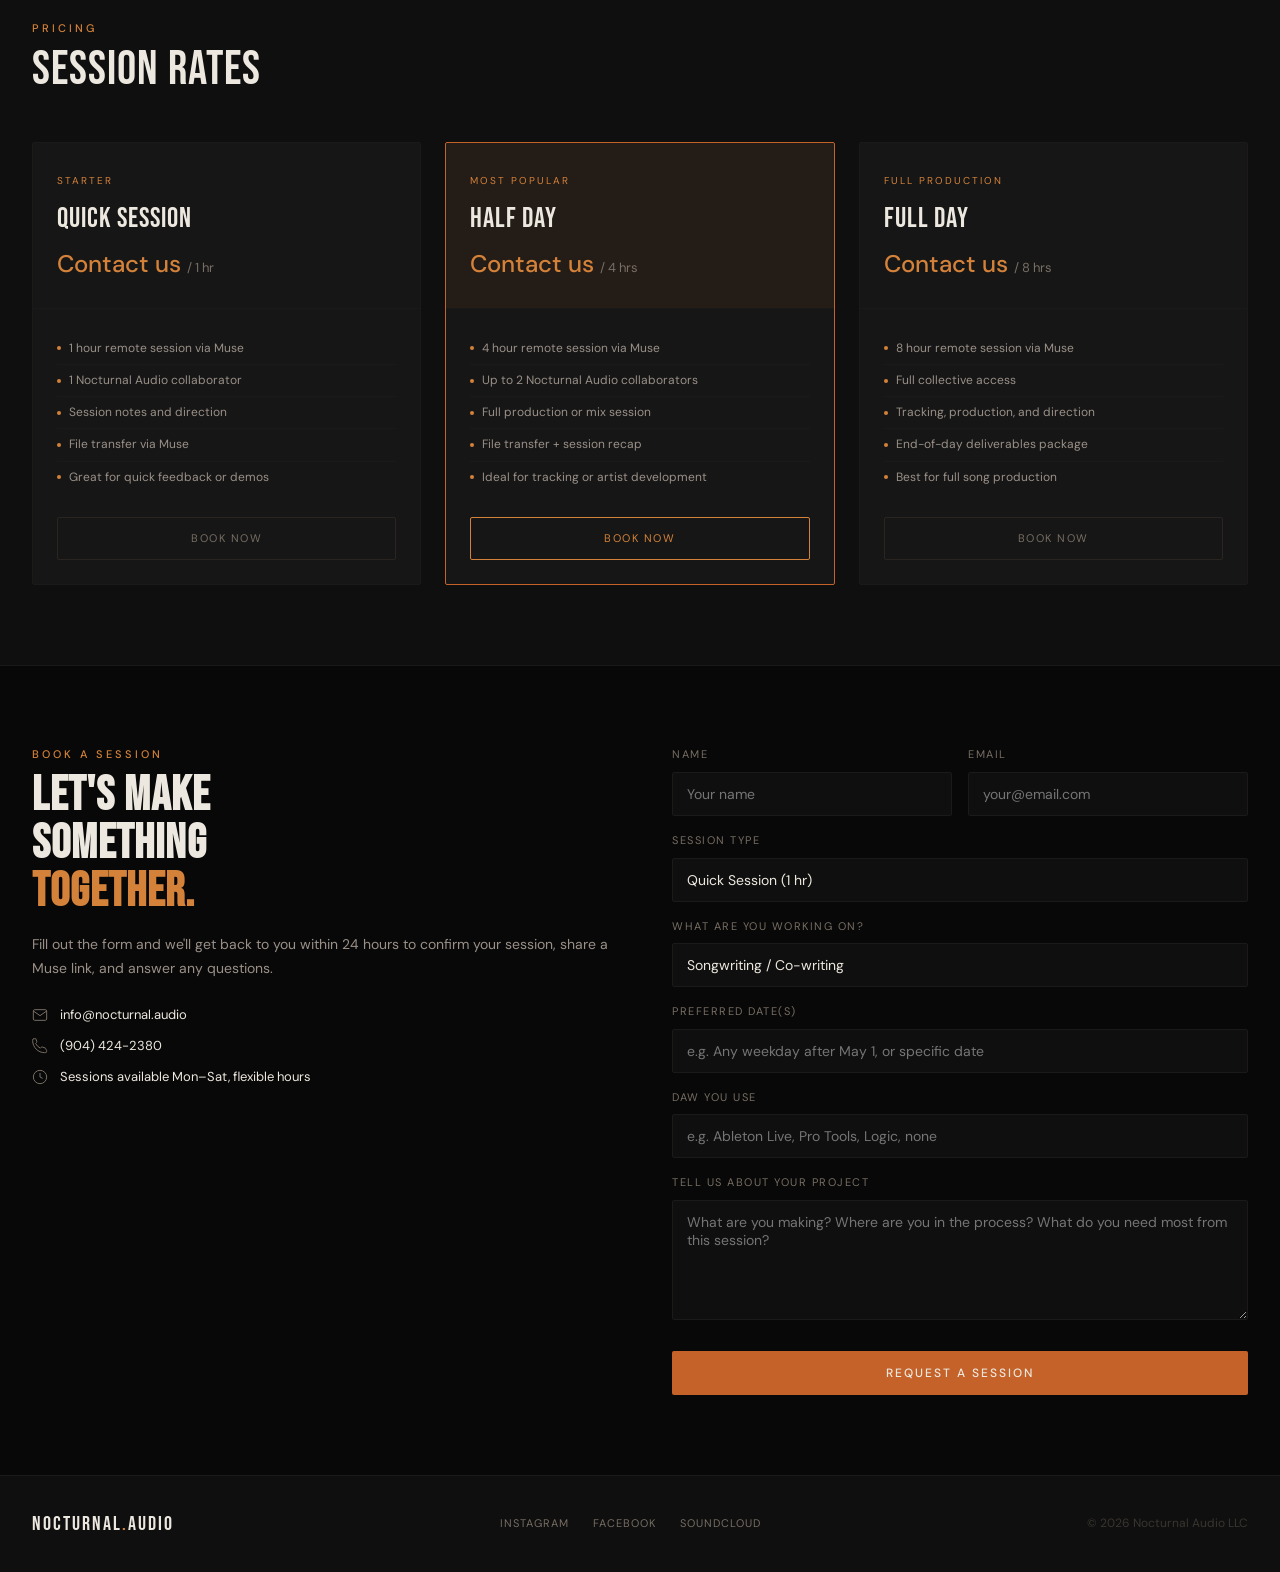
<file: remote-sessions.html>
<!DOCTYPE html>
<html lang="en">
<head>
<meta charset="UTF-8">
<meta name="viewport" content="width=device-width, initial-scale=1.0">
<title>Remote Sessions — Nocturnal Audio</title>
<meta name="description" content="Book remote recording and production sessions with Nocturnal Audio using Muse for real-time collaboration from anywhere.">
<meta name="robots" content="index, follow">
<link rel="canonical" href="https://nocturnal.audio/remote-sessions">
<meta property="og:type" content="website">
<meta property="og:title" content="Remote Sessions — Nocturnal Audio">
<meta property="og:description" content="Studio-quality remote sessions with real-time DAW collaboration, file sharing, and production support.">
<meta property="og:url" content="https://nocturnal.audio/remote-sessions">
<meta property="og:image" content="https://nocturnal.audio/images/og-cover-2026.png">
<meta property="og:image:width" content="1731">
<meta property="og:image:height" content="909">
<meta property="og:image:alt" content="Nocturnal Audio social preview with brand logo and Jacksonville creative collective tagline.">
<meta property="og:locale" content="en_US">
<meta property="og:site_name" content="Nocturnal Audio">
<meta name="twitter:card" content="summary_large_image">
<meta name="twitter:title" content="Remote Sessions — Nocturnal Audio">
<meta name="twitter:description" content="Studio-quality remote sessions with real-time DAW collaboration, file sharing, and production support.">
<meta name="twitter:image" content="https://nocturnal.audio/images/og-cover-2026.png">
<meta name="twitter:image:alt" content="Nocturnal Audio social preview with brand logo and Jacksonville creative collective tagline.">
<link rel="preconnect" href="https://fonts.googleapis.com">
<link rel="preconnect" href="https://fonts.gstatic.com" crossorigin>
<link href="https://fonts.googleapis.com/css2?family=Bebas+Neue&family=DM+Sans:ital,wght@0,300;0,400;0,500;1,300&display=swap" rel="stylesheet">
<link rel="stylesheet" href="style.css?v=20260601a">
<style>

  /* ── PAGE HERO ── */
  .remote-hero {
    min-height: 60vh;
    display: flex;
    flex-direction: column;
    justify-content: flex-end;
    padding: 2rem 2rem 4rem;
    position: relative;
    overflow: hidden;
    border-bottom: 1px solid #1c1a18;
  }
  .remote-hero-bg {
    position: absolute; inset: 0; pointer-events: none;
    background:
      radial-gradient(ellipse 60% 60% at 80% 30%, rgba(180,70,20,0.14) 0%, transparent 65%),
      radial-gradient(ellipse 40% 50% at 10% 80%, rgba(120,40,10,0.10) 0%, transparent 60%),
      radial-gradient(ellipse 80% 30% at 50% 100%, rgba(60,15,5,0.22) 0%, transparent 70%);
  }
  .remote-hero-label {
    font-size: 11px; font-weight: 500; letter-spacing: 3px;
    text-transform: uppercase; color: var(--warm-1);
    margin-bottom: 1rem; position: relative;
    display: flex; align-items: center; gap: 12px;
  }
  .remote-hero-label::before { content: ''; display: block; width: 32px; height: 1px; background: var(--warm-1); }
  .remote-hero-title {
    font-family: var(--font-display);
    font-size: clamp(56px, 10vw, 110px);
    line-height: 0.92; letter-spacing: 2px;
    color: var(--white); position: relative; margin-bottom: 1.5rem;
  }
  .remote-hero-title .accent { color: var(--warm-1); }
  .remote-hero-sub {
    font-size: 15px; font-weight: 300; font-style: italic;
    color: var(--muted-lt); max-width: 540px;
    position: relative; line-height: 1.75; margin-bottom: 2rem;
  }
  .remote-hero-actions { display: flex; gap: 1rem; position: relative; flex-wrap: wrap; }

  /* ── MUSE BADGE ── */
  .powered-badge {
    display: inline-flex; align-items: center; gap: 10px;
    background: var(--dark); border: 1px solid #2a2520;
    border-radius: 2px; padding: 10px 16px;
    font-size: 11px; letter-spacing: 1.5px; text-transform: uppercase;
    color: var(--muted); text-decoration: none;
    transition: border-color 0.2s, color 0.2s;
  }
  .powered-badge:hover { border-color: var(--warm-1); color: var(--white); }
  .powered-badge strong { color: var(--warm-1); font-weight: 500; }

  /* ── HOW IT WORKS ── */
  .how-section { background: var(--off-black); padding: 5rem 2rem; border-bottom: 1px solid #1c1a18; }
  .how-grid {
    display: grid;
    grid-template-columns: repeat(4, 1fr);
    gap: 0;
    margin-top: 3rem;
    border: 1px solid #1c1a18;
    border-radius: 2px;
    overflow: hidden;
  }
  .how-step {
    padding: 2rem 1.5rem;
    border-right: 1px solid #1c1a18;
    position: relative;
  }
  .how-step:last-child { border-right: none; }
  .how-num {
    font-family: var(--font-display);
    font-size: 64px; line-height: 1;
    color: #1c1a18; margin-bottom: 1rem;
    letter-spacing: 2px;
  }
  .how-title {
    font-size: 13px; font-weight: 500; letter-spacing: 0.5px;
    color: var(--white); margin-bottom: 8px;
  }
  .how-desc { font-size: 12px; color: var(--muted); line-height: 1.6; }
  .how-accent { color: var(--warm-1); }

  /* ── WHAT YOU GET ── */
  .features-section { background: var(--black); padding: 5rem 2rem; border-bottom: 1px solid #1c1a18; }
  .features-grid {
    display: grid;
    grid-template-columns: 1fr 1fr;
    gap: 1px;
    background: #1c1a18;
    border: 1px solid #1c1a18;
    border-radius: 2px;
    overflow: hidden;
    margin-top: 3rem;
  }
  .feature-item {
    background: var(--off-black);
    padding: 2rem;
    display: flex;
    gap: 1.25rem;
    align-items: flex-start;
  }
  .feature-icon {
    width: 36px; height: 36px;
    background: var(--dark);
    border: 1px solid #2a2520;
    border-radius: 2px;
    display: flex; align-items: center; justify-content: center;
    flex-shrink: 0;
    color: var(--warm-1);
  }
  .feature-title { font-size: 13px; font-weight: 500; color: var(--white); margin-bottom: 6px; }
  .feature-desc { font-size: 12px; color: var(--muted); line-height: 1.6; }

  /* ── VIDEO SECTION ── */
  .video-section { background: var(--off-black); padding: 5rem 2rem; border-bottom: 1px solid #1c1a18; }
  .video-wrap {
    margin-top: 3rem;
    display: grid;
    grid-template-columns: 1fr 1fr;
    gap: 3rem;
    align-items: center;
  }
  .video-embed {
    position: relative;
    aspect-ratio: 16/9;
    background: var(--dark);
    border: 1px solid #1c1a18;
    border-radius: 2px;
    overflow: hidden;
  }
  .video-embed iframe {
    position: absolute; inset: 0;
    width: 100%; height: 100%;
    border: none;
  }
  .video-text h3 {
    font-family: var(--font-display);
    font-size: 36px; letter-spacing: 1px;
    color: var(--white); line-height: 1;
    margin-bottom: 1rem;
  }
  .video-text h3 span { color: var(--warm-1); }
  .video-text p {
    font-size: 14px; color: var(--muted-lt);
    line-height: 1.75; margin-bottom: 1.25rem;
  }
  .muse-link {
    display: inline-flex; align-items: center; gap: 8px;
    font-size: 12px; font-weight: 500; letter-spacing: 1.5px;
    text-transform: uppercase; color: var(--warm-1);
    text-decoration: none; transition: gap 0.2s;
  }
  .muse-link:hover { gap: 12px; }

  /* ── WHAT TO BRING ── */
  .prep-section { background: var(--black); padding: 5rem 2rem; border-bottom: 1px solid #1c1a18; }
  .prep-cols {
    display: grid;
    grid-template-columns: 1fr 1fr;
    gap: 3rem;
    margin-top: 3rem;
  }
  .prep-col h3 {
    font-size: 11px; font-weight: 500; letter-spacing: 3px;
    text-transform: uppercase; color: var(--warm-1);
    margin-bottom: 1.5rem;
  }
  .prep-list { list-style: none; }
  .prep-list li {
    display: flex; align-items: flex-start; gap: 12px;
    padding: 12px 0;
    border-bottom: 1px solid #1c1a18;
    font-size: 13px; color: var(--muted-lt); line-height: 1.5;
  }
  .prep-list li:last-child { border-bottom: none; }
  .prep-check {
    width: 18px; height: 18px; flex-shrink: 0;
    border: 1px solid var(--warm-3);
    border-radius: 2px;
    display: flex; align-items: center; justify-content: center;
    margin-top: 1px;
  }
  .prep-check svg { color: var(--warm-1); }

  /* ── RATES ── */
  .rates-section { background: var(--off-black); padding: 5rem 2rem; border-bottom: 1px solid #1c1a18; }
  .rates-grid {
    display: grid;
    grid-template-columns: repeat(3, 1fr);
    gap: 1.5rem;
    margin-top: 3rem;
  }
  .rate-card {
    border: 1px solid #1c1a18;
    border-radius: 2px;
    overflow: hidden;
    background: var(--dark);
  }
  .rate-card.featured { border-color: var(--warm-2); }
  .rate-header {
    padding: 1.5rem;
    border-bottom: 1px solid #1c1a18;
  }
  .rate-card.featured .rate-header { background: rgba(196,98,42,0.08); }
  .rate-badge {
    display: inline-block;
    font-size: 10px; letter-spacing: 2px; text-transform: uppercase;
    color: var(--warm-1); margin-bottom: 8px;
  }
  .rate-name {
    font-family: var(--font-display);
    font-size: 28px; letter-spacing: 1px;
    color: var(--white); margin-bottom: 4px;
  }
  .rate-price {
    font-size: 24px; font-weight: 500; color: var(--warm-1);
  }
  .rate-price span { font-size: 13px; color: var(--muted); font-weight: 400; }
  .rate-body { padding: 1.5rem; }
  .rate-features { list-style: none; margin-bottom: 1.5rem; }
  .rate-features li {
    font-size: 12px; color: var(--muted-lt);
    padding: 6px 0; border-bottom: 1px solid #1c1a18;
    display: flex; align-items: center; gap: 8px;
  }
  .rate-features li:last-child { border-bottom: none; }
  .rate-features li::before {
    content: ''; display: block;
    width: 4px; height: 4px;
    background: var(--warm-1); border-radius: 50%; flex-shrink: 0;
  }
  .rate-btn {
    display: block; width: 100%; padding: 12px;
    background: transparent; border: 1px solid #2a2520;
    color: var(--muted); font-size: 11px; letter-spacing: 1.5px;
    text-transform: uppercase; border-radius: 2px; cursor: pointer;
    font-family: var(--font-body); text-decoration: none;
    text-align: center; transition: all 0.2s;
  }
  .rate-btn:hover, .rate-card.featured .rate-btn { border-color: var(--warm-1); color: var(--warm-1); }
  .rate-card.featured .rate-btn:hover { background: var(--warm-2); color: var(--white); border-color: var(--warm-2); }

  /* ── BOOK FORM ── */
  .book-section { background: var(--black); padding: 5rem 2rem; }
  .book-wrap {
    display: grid;
    grid-template-columns: 1fr 1fr;
    gap: 4rem;
    align-items: start;
  }
  .book-info h3 {
    font-family: var(--font-display);
    font-size: 48px; letter-spacing: 1px;
    color: var(--white); margin-bottom: 1rem; line-height: 1;
  }
  .book-info h3 span { color: var(--warm-1); }
  .book-info p { font-size: 14px; color: var(--muted-lt); line-height: 1.75; margin-bottom: 1.5rem; }
  .book-detail { display: flex; align-items: center; gap: 12px; margin-bottom: 10px; font-size: 13px; color: var(--muted); }
  .book-detail span { color: var(--white); }

  /* ── RESPONSIVE ── */
  @media (max-width: 768px) {
    .how-grid { grid-template-columns: 1fr 1fr; }
    .how-step:nth-child(2) { border-right: none; }
    .features-grid { grid-template-columns: 1fr; }
    .video-wrap { grid-template-columns: 1fr; }
    .prep-cols { grid-template-columns: 1fr; }
    .rates-grid { grid-template-columns: 1fr; }
    .book-wrap { grid-template-columns: 1fr; gap: 2.5rem; }
  }
</style>
</head>
<body>

<!-- HEADER -->
<header>
  <a href="/" class="logo"><img src="images/logo.svg" alt="Nocturnal Audio"></a>
  <button class="nav-toggle" aria-label="Toggle navigation" aria-expanded="false" aria-controls="site-nav">
    <span></span><span></span><span></span>
  </button>
  <nav id="site-nav">
    <a href="/#about">About</a>
    <a href="/#services">Services</a>
    <a href="/#gallery">Gallery</a>
    <a href="/#music">Music</a>
    <a href="/#merch">Merch</a>
    <a href="/remote-sessions.html" class="active">Remote Sesions</a>
    <a href="/gear.html">Gear</a>
    <a href="/#contact" class="nav-cta">Work With Us</a>
  </nav>
  <div class="header-tagline">A Creative Collective</div>
</header>

<!-- HERO -->
<div class="remote-hero">
  <div class="remote-hero-bg"></div>
  <h1 class="remote-hero-title">
    STUDIO<br>
    QUALITY.<br>
    <span class="accent">ANY</span><br>
    WHERE.
  </h1>
  <div class="remote-hero-label">Powered by Muse</div>
  <p class="remote-hero-sub">Work with the Nocturnal Audio collective remotely — real sessions, real DAW integration, real results. Distance is no longer a factor.</p>
  <div class="remote-hero-actions">
    <a href="#book" class="btn-primary">Book a Remote Session</a>
    <a href="https://www.musesessions.co/" target="_blank" rel="noopener" class="powered-badge">
      <svg width="14" height="14" viewBox="0 0 24 24" fill="none" stroke="currentColor" stroke-width="1.5"><circle cx="12" cy="12" r="10"/><path d="M12 8v4l3 3"/></svg>
      Powered by <strong>Muse Sessions</strong>
    </a>
  </div>
</div>

<!-- HOW IT WORKS -->
<div class="how-section">
  <div class="section-label">The Process</div>
  <div class="section-title">How It Works</div>
  <div class="how-grid">
    <div class="how-step">
      <div class="how-num">01</div>
      <div class="how-title">Book Your Session</div>
      <div class="how-desc">Fill out the form below with your project details, preferred dates, and what you need. We'll confirm and send you a Muse session link.</div>
    </div>
    <div class="how-step">
      <div class="how-num">02</div>
      <div class="how-title">Download Muse</div>
      <div class="how-desc">Download the free <span class="how-accent">Muse app</span> at musesessions.co. It works with any DAW — Pro Tools, Ableton, Logic, whatever you use.</div>
    </div>
    <div class="how-step">
      <div class="how-num">03</div>
      <div class="how-title">Join the Session</div>
      <div class="how-desc">Click your session link at the scheduled time. Share your instruments, DAW audio, and microphone in real time — we'll hear everything like we're in the same room.</div>
    </div>
    <div class="how-step">
      <div class="how-num">04</div>
      <div class="how-title">Walk Away with Files</div>
      <div class="how-desc">We share final files directly through Muse's built-in file transfer. Stems, mixes, masters — whatever the session calls for, delivered clean.</div>
    </div>
  </div>
</div>

<!-- WHAT YOU GET -->
<div class="features-section">
  <div class="section-label">What's Included</div>
  <div class="section-title">Studio Grade, Remote</div>
  <div class="features-grid">
    <div class="feature-item">
      <div class="feature-icon">
        <svg width="16" height="16" viewBox="0 0 24 24" fill="none" stroke="currentColor" stroke-width="1.5"><path d="M9 19V6l12-3v13"/><circle cx="6" cy="18" r="3"/><circle cx="18" cy="15" r="3"/></svg>
      </div>
      <div>
        <div class="feature-title">Real-Time Audio Collaboration</div>
        <div class="feature-desc">Muse streams high quality audio from your DAW directly to our session — no latency hacks, no workarounds. Play your instrument and we hear it immediately.</div>
      </div>
    </div>
    <div class="feature-item">
      <div class="feature-icon">
        <svg width="16" height="16" viewBox="0 0 24 24" fill="none" stroke="currentColor" stroke-width="1.5"><rect x="2" y="3" width="20" height="14" rx="2"/><path d="M8 21h8M12 17v4"/></svg>
      </div>
      <div>
        <div class="feature-title">Screen Sharing & Control</div>
        <div class="feature-desc">We can view and control your DAW session with your permission — directing arrangements, adjusting plugins, or coaching your mix in real time.</div>
      </div>
    </div>
    <div class="feature-item">
      <div class="feature-icon">
        <svg width="16" height="16" viewBox="0 0 24 24" fill="none" stroke="currentColor" stroke-width="1.5"><path d="M4 4h16c1.1 0 2 .9 2 2v12c0 1.1-.9 2-2 2H4c-1.1 0-2-.9-2-2V6c0-1.1.9-2 2-2z"/><polyline points="22,6 12,13 2,6"/></svg>
      </div>
      <div>
        <div class="feature-title">Instant File Transfer</div>
        <div class="feature-desc">Drag stems, samples, and session files directly into the Muse chat — no Dropbox links, no email attachments. Fast and seamless mid-session.</div>
      </div>
    </div>
    <div class="feature-item">
      <div class="feature-icon">
        <svg width="16" height="16" viewBox="0 0 24 24" fill="none" stroke="currentColor" stroke-width="1.5"><circle cx="12" cy="12" r="10"/><polyline points="12 6 12 12 16 14"/></svg>
      </div>
      <div>
        <div class="feature-title">Works with Any DAW</div>
        <div class="feature-desc">Pro Tools, Ableton Live, Logic Pro, Reaper, FL Studio — Muse's VST3, AU, and AAX plugins integrate with all major platforms on both Mac and Windows.</div>
      </div>
    </div>
    <div class="feature-item">
      <div class="feature-icon">
        <svg width="16" height="16" viewBox="0 0 24 24" fill="none" stroke="currentColor" stroke-width="1.5"><path d="M9 3H5a2 2 0 00-2 2v4m6-6h10a2 2 0 012 2v4M9 3v18m0 0h10a2 2 0 002-2V9M9 21H5a2 2 0 01-2-2V9m0 0h18"/></svg>
      </div>
      <div>
        <div class="feature-title">Record Directly Into Your DAW</div>
        <div class="feature-desc">Use the Muse Recording plugin to capture our direction, coaching, or collaborator audio directly into your session tracks as you go.</div>
      </div>
    </div>
    <div class="feature-item">
      <div class="feature-icon">
        <svg width="16" height="16" viewBox="0 0 24 24" fill="none" stroke="currentColor" stroke-width="1.5"><path d="M17 21v-2a4 4 0 00-4-4H5a4 4 0 00-4 4v2"/><circle cx="9" cy="7" r="4"/><path d="M23 21v-2a4 4 0 00-3-3.87M16 3.13a4 4 0 010 7.75"/></svg>
      </div>
      <div>
        <div class="feature-title">Full Collective Access</div>
        <div class="feature-desc">Depending on your project, we can loop in multiple Nocturnal Audio collaborators — a producer, a songwriter, and an engineer — all in the same Muse session.</div>
      </div>
    </div>
  </div>
</div>

<!-- VIDEO -->
<div class="video-section">
  <div class="section-label">See It in Action</div>
  <div class="section-title">Muse in the Studio</div>
  <div class="video-wrap">
    <div class="video-embed">
      <iframe
        src="https://www.youtube.com/embed/m5gZTROw828"
        title="Muse Sessions Demo"
        allow="accelerometer; autoplay; clipboard-write; encrypted-media; gyroscope; picture-in-picture"
        allowfullscreen>
      </iframe>
    </div>
    <div class="video-text">
      <h3>The virtual studio is <span>real</span> now.</h3>
      <p>Muse is not a video call with a shared screen. It's a full audio routing platform built specifically for music production — the difference in session quality is night and day compared to Zoom or FaceTime.</p>
      <p>We use Muse for everything from songwriter sessions and vocal tracking to mix reviews and artist development check-ins. If you've got a DAW and an internet connection, we can work together.</p>
      <a href="https://www.musesessions.co/" target="_blank" rel="noopener" class="muse-link">
        Learn more about Muse
        <svg width="14" height="14" viewBox="0 0 24 24" fill="none" stroke="currentColor" stroke-width="2"><path d="M5 12h14M12 5l7 7-7 7"/></svg>
      </a>
    </div>
  </div>
</div>

<!-- WHAT TO BRING -->
<div class="prep-section">
  <div class="section-label">Come Prepared</div>
  <div class="section-title">What You Need</div>
  <div class="prep-cols">
    <div class="prep-col">
      <h3>You'll Need</h3>
      <ul class="prep-list">
        <li>
          <div class="prep-check"><svg width="10" height="10" viewBox="0 0 12 12" fill="none" stroke="currentColor" stroke-width="2"><polyline points="2 6 5 9 10 3"/></svg></div>
          A computer running Mac (10.15+) or Windows 10+
        </li>
        <li>
          <div class="prep-check"><svg width="10" height="10" viewBox="0 0 12 12" fill="none" stroke="currentColor" stroke-width="2"><polyline points="2 6 5 9 10 3"/></svg></div>
          The free Muse app installed — download at musesessions.co
        </li>
        <li>
          <div class="prep-check"><svg width="10" height="10" viewBox="0 0 12 12" fill="none" stroke="currentColor" stroke-width="2"><polyline points="2 6 5 9 10 3"/></svg></div>
          A DAW of your choice (or just a microphone — no DAW required for some sessions)
        </li>
        <li>
          <div class="prep-check"><svg width="10" height="10" viewBox="0 0 12 12" fill="none" stroke="currentColor" stroke-width="2"><polyline points="2 6 5 9 10 3"/></svg></div>
          A stable internet connection — wired is best but WiFi works
        </li>
        <li>
          <div class="prep-check"><svg width="10" height="10" viewBox="0 0 12 12" fill="none" stroke="currentColor" stroke-width="2"><polyline points="2 6 5 9 10 3"/></svg></div>
          Headphones or studio monitors to avoid feedback during the session
        </li>
      </ul>
    </div>
    <div class="prep-col">
      <h3>Bring to the Session</h3>
      <ul class="prep-list">
        <li>
          <div class="prep-check"><svg width="10" height="10" viewBox="0 0 12 12" fill="none" stroke="currentColor" stroke-width="2"><polyline points="2 6 5 9 10 3"/></svg></div>
          Reference tracks — songs that capture the vibe you're going for
        </li>
        <li>
          <div class="prep-check"><svg width="10" height="10" viewBox="0 0 12 12" fill="none" stroke="currentColor" stroke-width="2"><polyline points="2 6 5 9 10 3"/></svg></div>
          Any existing session files or stems you want us to work with
        </li>
        <li>
          <div class="prep-check"><svg width="10" height="10" viewBox="0 0 12 12" fill="none" stroke="currentColor" stroke-width="2"><polyline points="2 6 5 9 10 3"/></svg></div>
          A clear idea of your goals for the session — the more specific the better
        </li>
        <li>
          <div class="prep-check"><svg width="10" height="10" viewBox="0 0 12 12" fill="none" stroke="currentColor" stroke-width="2"><polyline points="2 6 5 9 10 3"/></svg></div>
          Your instruments tuned and ready — don't spend session time on setup
        </li>
        <li>
          <div class="prep-check"><svg width="10" height="10" viewBox="0 0 12 12" fill="none" stroke="currentColor" stroke-width="2"><polyline points="2 6 5 9 10 3"/></svg></div>
          An open mind — some of the best work happens when you let the session breathe
        </li>
      </ul>
    </div>
  </div>
</div>

<!-- RATES -->
<div class="rates-section">
  <div class="section-label">Pricing</div>
  <div class="section-title">Session Rates</div>
  <div class="rates-grid">
    <div class="rate-card">
      <div class="rate-header">
        <div class="rate-badge">Starter</div>
        <div class="rate-name">Quick Session</div>
        <div class="rate-price">Contact us <span>/ 1 hr</span></div>
      </div>
      <div class="rate-body">
        <ul class="rate-features">
          <li>1 hour remote session via Muse</li>
          <li>1 Nocturnal Audio collaborator</li>
          <li>Session notes and direction</li>
          <li>File transfer via Muse</li>
          <li>Great for quick feedback or demos</li>
        </ul>
        <a href="#book" class="rate-btn">Book Now</a>
      </div>
    </div>
    <div class="rate-card featured">
      <div class="rate-header">
        <div class="rate-badge">Most Popular</div>
        <div class="rate-name">Half Day</div>
        <div class="rate-price">Contact us <span>/ 4 hrs</span></div>
      </div>
      <div class="rate-body">
        <ul class="rate-features">
          <li>4 hour remote session via Muse</li>
          <li>Up to 2 Nocturnal Audio collaborators</li>
          <li>Full production or mix session</li>
          <li>File transfer + session recap</li>
          <li>Ideal for tracking or artist development</li>
        </ul>
        <a href="#book" class="rate-btn">Book Now</a>
      </div>
    </div>
    <div class="rate-card">
      <div class="rate-header">
        <div class="rate-badge">Full Production</div>
        <div class="rate-name">Full Day</div>
        <div class="rate-price">Contact us <span>/ 8 hrs</span></div>
      </div>
      <div class="rate-body">
        <ul class="rate-features">
          <li>8 hour remote session via Muse</li>
          <li>Full collective access</li>
          <li>Tracking, production, and direction</li>
          <li>End-of-day deliverables package</li>
          <li>Best for full song production</li>
        </ul>
        <a href="#book" class="rate-btn">Book Now</a>
      </div>
    </div>
  </div>
</div>

<!-- BOOKING FORM -->
<div class="book-section" id="book">
  <div class="book-wrap">
    <div class="book-info">
      <div class="section-label">Book a Session</div>
      <h3>Let's make<br>something<br><span>together.</span></h3>
      <p>Fill out the form and we'll get back to you within 24 hours to confirm your session, share a Muse link, and answer any questions.</p>
      <div class="book-detail">
        <svg width="16" height="16" viewBox="0 0 24 24" fill="none" stroke="#776e64" stroke-width="1.5"><path d="M4 4h16c1.1 0 2 .9 2 2v12c0 1.1-.9 2-2 2H4c-1.1 0-2-.9-2-2V6c0-1.1.9-2 2-2z"/><polyline points="22,6 12,13 2,6"/></svg>
        <span>info@nocturnal.audio</span>
      </div>
      <div class="book-detail">
        <svg width="16" height="16" viewBox="0 0 24 24" fill="none" stroke="#776e64" stroke-width="1.5"><path d="M21 16.92a2 2 0 00-1.22-1.85l-4-1.5a2 2 0 00-2.1.48l-1.2 1.2a15.8 15.8 0 01-7.03-7.03l1.2-1.2a2 2 0 00.48-2.1l-1.5-4A2 2 0 004 1H3a2 2 0 00-2 2v1c0 9.94 8.06 18 18 18h1a2 2 0 002-2v-1z"/></svg>
        <span>(904) 424-2380</span>
      </div>
      <div class="book-detail">
        <svg width="16" height="16" viewBox="0 0 24 24" fill="none" stroke="#776e64" stroke-width="1.5"><circle cx="12" cy="12" r="10"/><polyline points="12 6 12 12 16 14"/></svg>
        <span>Sessions available Mon–Sat, flexible hours</span>
      </div>
    </div>
    <form name="remote-session" method="POST" data-netlify="true" action="/">
      <input type="hidden" name="form-name" value="remote-session">
      <div class="form-row">
        <div class="form-field"><label>Name</label><input type="text" name="name" placeholder="Your name" required></div>
        <div class="form-field"><label>Email</label><input type="email" name="email" placeholder="your@email.com" required></div>
      </div>
      <div class="form-field">
        <label>Session Type</label>
        <select name="session_type">
          <option>Quick Session (1 hr)</option>
          <option>Half Day (4 hrs)</option>
          <option>Full Day (8 hrs)</option>
          <option>Not sure — let's talk</option>
        </select>
      </div>
      <div class="form-field">
        <label>What are you working on?</label>
        <select name="project_type">
          <option>Songwriting / Co-writing</option>
          <option>Vocal Tracking</option>
          <option>Instrument Recording</option>
          <option>Music Production</option>
          <option>Mixing / Mastering Review</option>
          <option>Artist Development</option>
          <option>Something else</option>
        </select>
      </div>
      <div class="form-field"><label>Preferred Date(s)</label><input type="text" name="dates" placeholder="e.g. Any weekday after May 1, or specific date"></div>
      <div class="form-field"><label>DAW You Use</label><input type="text" name="daw" placeholder="e.g. Ableton Live, Pro Tools, Logic, none"></div>
      <div class="form-field"><label>Tell us about your project</label><textarea name="message" placeholder="What are you making? Where are you in the process? What do you need most from this session?" style="height:120px;"></textarea></div>
      <button type="submit" class="form-submit">Request a Session</button>
    </form>
  </div>
</div>

<!-- FOOTER -->
<footer>
  <a href="/" class="footer-logo">NOCTURNAL<span>.</span>AUDIO</a>
  <div class="footer-links">
    <a href="https://www.instagram.com/nocturnal.audio/" target="_blank" rel="noopener">Instagram</a>
    <a href="https://facebook.com" target="_blank" rel="noopener">Facebook</a>
    <a href="https://soundcloud.com" target="_blank" rel="noopener">SoundCloud</a>
  </div>
  <div class="footer-copy">© 2026 Nocturnal Audio LLC</div>
</footer>

<script src="nav.js?v=20260601a"></script>
</body>
</html>
</file>
<file: style.css>
/* ── RESET & VARIABLES ── */
*, *::before, *::after { box-sizing: border-box; margin: 0; padding: 0; }

:root {
  --black: #080808;
  --off-black: #0f0f0f;
  --dark: #161616;
  --mid: #222;
  --warm-1: #d4823a;
  --warm-2: #c4622a;
  --warm-3: #8c3a1a;
  --white: #ede8df;
  --muted: #776e64;
  --muted-lt: #9a9088;
  --font-display: 'Bebas Neue', sans-serif;
  --font-body: 'DM Sans', sans-serif;
}

html {
  scroll-behavior: smooth;
  scroll-padding-top: 28px;
}
body { background: var(--black); color: var(--white); font-family: var(--font-body); font-size: 15px; line-height: 1.6; }

#about,
#services,
#gallery,
#music,
#merch,
#contact {
  scroll-margin-top: 38px;
}

/* ── LOADING ── */
#loading {
  position: fixed; inset: 0; background: var(--black);
  display: flex; align-items: center; justify-content: center;
  z-index: 999; flex-direction: column; gap: 16px;
}
#loading .l-logo { font-family: var(--font-display); font-size: 32px; letter-spacing: 3px; color: var(--white); }
#loading .l-logo span { color: var(--warm-1); }
#loading .l-bar { width: 120px; height: 2px; background: #1c1a18; border-radius: 2px; overflow: hidden; }
#loading .l-fill { height: 100%; background: var(--warm-1); animation: load 1s ease forwards; }
@keyframes load { from { width: 0; } to { width: 100%; } }

/* ── HEADER ── */
header {
  position: sticky; top: 0; z-index: 100;
  background: rgba(8,8,8,0.94); backdrop-filter: blur(10px);
  border-bottom: 1px solid #1c1a18;
  display: flex; align-items: flex-start; justify-content: space-between;
  padding: 0.6rem 2rem 0.45rem; min-height: 84px;
}
.logo { font-family: var(--font-display); font-size: 28px; letter-spacing: 2px; color: var(--white); text-decoration: none; }
.logo span { color: var(--warm-1); }
.logo { display: inline-flex; align-items: center; }
.logo img { display: block; height: 38px; width: auto; }
nav { display: flex; gap: 1.75rem; align-items: center; margin-top: 0.05rem; }
nav a { font-size: 12px; font-weight: 500; letter-spacing: 1.5px; text-transform: uppercase; color: var(--muted); text-decoration: none; transition: color 0.2s; }
nav a:hover { color: var(--white); }
nav a.active { color: var(--white); }
.nav-toggle {
  display: none;
  width: 42px;
  height: 42px;
  border: 1px solid #2a2520;
  border-radius: 2px;
  background: transparent;
  color: var(--white);
  align-items: center;
  justify-content: center;
  cursor: pointer;
  flex-direction: column;
  gap: 5px;
}
.nav-toggle span {
  display: block;
  width: 18px;
  height: 2px;
  background: currentColor;
  transition: transform 0.2s ease, opacity 0.2s ease;
}
.nav-open .nav-toggle span:nth-child(1) { transform: translateY(7px) rotate(45deg); }
.nav-open .nav-toggle span:nth-child(2) { opacity: 0; }
.nav-open .nav-toggle span:nth-child(3) { transform: translateY(-7px) rotate(-45deg); }
.nav-cta { color: var(--white) !important; background: var(--warm-2); padding: 8px 18px; border-radius: 2px; }
.nav-cta:hover { background: var(--warm-3) !important; }
.header-tagline {
  position: absolute;
  left: 2rem;
  bottom: 0.5rem;
  display: flex;
  align-items: center;
  gap: 12px;
  font-size: 11px;
  font-weight: 500;
  letter-spacing: 4px;
  text-transform: uppercase;
  color: var(--warm-1);
  pointer-events: none;
}
.header-tagline::before {
  content: '';
  display: block;
  width: 32px;
  height: 1px;
  background: var(--warm-1);
}

/* ── BUTTONS ── */
.btn-primary { font-size: 12px; font-weight: 500; letter-spacing: 1.5px; text-transform: uppercase; background: var(--warm-2); color: var(--white); border: none; padding: 14px 28px; border-radius: 2px; cursor: pointer; text-decoration: none; display: inline-block; transition: background 0.2s; }
.btn-primary:hover { background: var(--warm-3); }
.btn-outline { font-size: 12px; font-weight: 500; letter-spacing: 1.5px; text-transform: uppercase; background: transparent; color: var(--muted-lt); border: 1px solid #2a2520; padding: 14px 28px; border-radius: 2px; cursor: pointer; text-decoration: none; display: inline-block; transition: all 0.2s; }
.btn-outline:hover { border-color: var(--muted); color: var(--white); }

/* ── HERO ── */
.hero {
  display: flex; flex-direction: column; justify-content: flex-start;
  padding: 2rem 2rem 3rem; position: relative; overflow: hidden;
}
.hero-bg {
  position: absolute; inset: 0; pointer-events: none;
  background:
    radial-gradient(ellipse 55% 55% at 75% 35%, rgba(180,70,20,0.12) 0%, transparent 65%),
    radial-gradient(ellipse 35% 45% at 15% 85%, rgba(120,40,10,0.10) 0%, transparent 60%),
    radial-gradient(ellipse 70% 30% at 50% 100%, rgba(60,15,5,0.25) 0%, transparent 70%);
}
.hero-eyebrow { display: none; }
.hero-eyebrow::before { content: ''; display: block; width: 32px; height: 1px; background: var(--warm-1); }
.hero-title { font-family: var(--font-display); font-size: clamp(64px, 12vw, 120px); line-height: 0.92; letter-spacing: 2px; color: var(--white); position: relative; margin-bottom: 1.75rem; }
.hero-title .accent { color: var(--warm-1); }
.hero-title .dim { color: var(--muted); }
.hero-sub { font-size: 15px; font-weight: 300; font-style: italic; color: var(--muted-lt); max-width: 480px; position: relative; margin-bottom: 2.5rem; line-height: 1.75; }
.hero-actions { display: flex; gap: 1rem; position: relative; }
.hero-scroll { position: absolute; right: 2rem; bottom: 2rem; display: flex; flex-direction: column; align-items: center; gap: 8px; color: var(--muted); font-size: 11px; letter-spacing: 2px; text-transform: uppercase; }
.scroll-line { width: 1px; height: 48px; background: linear-gradient(to bottom, var(--warm-1), transparent); }

/* ── MISSION / ABOUT ── */
.mission-band { background: var(--off-black); border-top: 1px solid #1c1a18; border-bottom: 1px solid #1c1a18; padding: 2rem 2rem; }
.mission-inner { max-width: 720px; }
.mission-label { font-size: 11px; letter-spacing: 3px; text-transform: uppercase; color: var(--warm-1); margin-bottom: 1rem; }
.mission-text { font-size: 20px; font-weight: 300; line-height: 1.7; color: var(--white); }

/* ── SERVICES ── */
.services-bar { background: var(--black); border-bottom: 1px solid #1c1a18; padding: 0 2rem; }
.services-label { padding-top: 1.5rem; }
.services-grid { display: grid; grid-template-columns: repeat(5, 1fr); gap: 0; }
.service-item { padding: 2rem 1.25rem; border-right: 1px solid #1c1a18; }
.service-item:last-child { border-right: none; }
.service-name { font-size: 12px; font-weight: 500; letter-spacing: 0.5px; color: var(--white); margin-bottom: 6px; }
.service-desc { font-size: 11px; color: var(--muted); line-height: 1.5; }

/* ── SECTION CHROME ── */
section { padding: 3.5rem 2rem; }
.section-label { font-size: 11px; font-weight: 500; letter-spacing: 3px; text-transform: uppercase; color: var(--warm-1); margin-bottom: 0.5rem; }
.section-title { font-family: var(--font-display); font-size: 48px; letter-spacing: 1px; color: var(--white); margin-bottom: 3rem; line-height: 1; }

/* ── GALLERY ── */
.gallery-section { background: var(--off-black); }
.gallery-grid { display: grid; grid-template-columns: repeat(3, 1fr); gap: 8px; }
.gallery-item { background: var(--dark); border-radius: 2px; overflow: hidden; position: relative; aspect-ratio: 4/3; display: flex; align-items: center; justify-content: center; border: 1px solid #1c1a18; }
.gallery-item.tall { grid-row: span 2; aspect-ratio: unset; }
.gallery-item img { width: 100%; height: 100%; object-fit: cover; }
.gallery-placeholder { display: flex; flex-direction: column; align-items: center; gap: 10px; color: #2a2520; }
.gallery-tag { position: absolute; bottom: 12px; left: 12px; background: rgba(8,8,8,0.8); border: 1px solid #2a2520; color: var(--muted); font-size: 10px; letter-spacing: 1px; text-transform: uppercase; padding: 4px 10px; border-radius: 2px; }

/* ── MUSIC PLAYER ── */
.player-section { background: var(--black); border-top: 1px solid #1c1a18; border-bottom: 1px solid #1c1a18; }
.player-wrap { background: var(--off-black); border: 1px solid #1c1a18; border-radius: 4px; overflow: hidden; }
.track-list { border-bottom: 1px solid #1c1a18; }
.track-item { display: flex; align-items: center; gap: 16px; padding: 14px 20px; border-bottom: 1px solid #141210; cursor: pointer; transition: background 0.15s; }
.track-item:last-child { border-bottom: none; }
.track-item:hover { background: rgba(255,255,255,0.02); }
.track-item.active { background: rgba(196,98,42,0.07); }
.track-num { font-size: 11px; color: var(--muted); width: 20px; text-align: center; flex-shrink: 0; }
.track-item.active .track-num { color: var(--warm-1); }
.track-bars { display: none; align-items: flex-end; gap: 2px; height: 14px; width: 20px; flex-shrink: 0; }
.track-item.active .track-bars { display: flex; }
.track-item.active .track-num-wrap { display: none; }
.bar { width: 3px; background: var(--warm-1); border-radius: 1px; animation: bounce 0.6s ease-in-out infinite alternate; }
.bar:nth-child(1) { height: 6px; animation-delay: 0s; }
.bar:nth-child(2) { height: 12px; animation-delay: 0.15s; }
.bar:nth-child(3) { height: 8px; animation-delay: 0.3s; }
@keyframes bounce { to { height: 100%; } }
.track-art { width: 40px; height: 40px; background: var(--dark); border-radius: 2px; flex-shrink: 0; display: flex; align-items: center; justify-content: center; color: #333; border: 1px solid #1c1a18; overflow: hidden; }
.track-info { flex: 1; min-width: 0; }
.track-title { font-size: 13px; font-weight: 500; color: var(--white); white-space: nowrap; overflow: hidden; text-overflow: ellipsis; }
.track-item.active .track-title { color: var(--warm-1); }
.track-artist { font-size: 11px; color: var(--muted); margin-top: 2px; }
.track-duration { font-size: 12px; color: var(--muted); flex-shrink: 0; }
.player-controls { display: flex; align-items: center; gap: 20px; padding: 16px 20px; background: var(--dark); }
.ctrl-btn { background: none; border: none; color: var(--muted); cursor: pointer; padding: 0; display: flex; align-items: center; justify-content: center; transition: color 0.2s; }
.ctrl-btn:hover { color: var(--white); }
.ctrl-btn.play { width: 40px; height: 40px; border-radius: 50%; background: var(--warm-2); color: var(--white); flex-shrink: 0; }
.ctrl-btn.play:hover { background: var(--warm-3); }
.progress-wrap { flex: 1; display: flex; flex-direction: column; gap: 6px; }
.progress-bar-bg { height: 3px; background: #222; border-radius: 2px; cursor: pointer; }
.progress-fill { height: 100%; background: var(--warm-1); border-radius: 2px; width: 0%; }
.progress-times { display: flex; justify-content: space-between; font-size: 11px; color: var(--muted); }
.player-note { padding: 12px 20px; background: var(--off-black); border-top: 1px solid #1c1a18; font-size: 11px; color: var(--muted); font-style: italic; display: flex; align-items: center; gap: 8px; }
.player-note svg { color: var(--warm-1); flex-shrink: 0; }

/* ── MERCH ── */
.merch-section { background: var(--off-black); border-top: 1px solid #1c1a18; }
.merch-grid { display: grid; grid-template-columns: repeat(3, 1fr); gap: 1.5rem; }
.merch-card, .merch-card-link { border: 1px solid #1c1a18; border-radius: 2px; overflow: hidden; background: var(--dark); text-decoration: none; color: inherit; display: block; transition: border-color 0.2s; }
.merch-card-link:hover { border-color: var(--warm-1); }
.merch-img { aspect-ratio: 1; background: #111; display: flex; align-items: center; justify-content: center; color: #2a2520; border-bottom: 1px solid #1c1a18; overflow: hidden; }
.merch-img img { width: 100%; height: 100%; object-fit: cover; }
.merch-info { padding: 16px; }
.merch-name { font-size: 13px; font-weight: 500; color: var(--white); margin-bottom: 4px; }
.merch-price { font-size: 13px; color: var(--warm-1); font-weight: 500; }
.merch-add { display: block; width: 100%; margin-top: 12px; padding: 10px; background: transparent; border: 1px solid #2a2520; color: var(--muted); font-size: 11px; letter-spacing: 1.5px; text-transform: uppercase; border-radius: 2px; cursor: pointer; font-family: var(--font-body); transition: all 0.2s; }
.merch-add:hover { border-color: var(--warm-1); color: var(--warm-1); }

/* ── CONTACT ── */
.contact-section { background: var(--black); border-top: 1px solid #1c1a18; }
.contact-wrap { display: grid; grid-template-columns: 1fr 1fr; gap: 4rem; align-items: start; }
.contact-info h3 { font-family: var(--font-display); font-size: 36px; letter-spacing: 1px; color: var(--white); margin-bottom: 1rem; line-height: 1; }
.contact-info p { font-size: 14px; color: var(--muted-lt); line-height: 1.75; margin-bottom: 2rem; }
.contact-detail { display: flex; align-items: center; gap: 12px; margin-bottom: 12px; font-size: 13px; color: var(--muted); }
.contact-detail span { color: var(--white); }
.form-field { margin-bottom: 1rem; }
.form-field label { display: block; font-size: 11px; letter-spacing: 1.5px; text-transform: uppercase; color: var(--muted); margin-bottom: 8px; }
.form-field input, .form-field select, .form-field textarea { width: 100%; background: var(--off-black); border: 1px solid #1c1a18; color: var(--white); font-family: var(--font-body); font-size: 14px; padding: 12px 14px; border-radius: 2px; outline: none; transition: border-color 0.2s; appearance: none; }
.form-field input:focus, .form-field select:focus, .form-field textarea:focus { border-color: var(--warm-1); }
.form-field select option { background: var(--dark); }
.form-field textarea { height: 100px; resize: vertical; }
.form-row { display: grid; grid-template-columns: 1fr 1fr; gap: 1rem; }
.form-submit { width: 100%; padding: 14px; background: var(--warm-2); color: var(--white); border: none; font-family: var(--font-body); font-size: 12px; font-weight: 500; letter-spacing: 2px; text-transform: uppercase; border-radius: 2px; cursor: pointer; margin-top: 0.5rem; transition: background 0.2s; }
.form-submit:hover { background: var(--warm-3); }

/* ── PAGE HERO (for inner pages) ── */
.page-hero { padding: 4rem 2rem 3rem; border-bottom: 1px solid #1c1a18; }
.page-hero-label { font-size: 11px; letter-spacing: 3px; text-transform: uppercase; color: var(--warm-1); margin-bottom: 0.75rem; display: flex; align-items: center; gap: 12px; }
.page-hero-label::before { content: ''; display: block; width: 32px; height: 1px; background: var(--warm-1); }
.page-hero-title { font-family: var(--font-display); font-size: clamp(48px, 8vw, 96px); line-height: 0.92; letter-spacing: 2px; color: var(--white); margin-bottom: 1.5rem; }
.page-hero-sub { font-size: 15px; font-weight: 300; font-style: italic; color: var(--muted-lt); max-width: 560px; line-height: 1.75; }

/* ── PAGE CONTENT ── */
.page-content { max-width: 860px; margin: 0 auto; padding: 4rem 2rem; }
.page-content h2 { font-family: var(--font-display); font-size: 36px; letter-spacing: 1px; color: var(--white); margin-bottom: 1rem; margin-top: 3rem; }
.page-content h2:first-child { margin-top: 0; }
.page-content p { color: var(--muted-lt); line-height: 1.8; margin-bottom: 1.25rem; font-size: 15px; }
.page-content p strong { color: var(--white); font-weight: 500; }

/* ── FOOTER ── */
footer { background: var(--off-black); border-top: 1px solid #1c1a18; padding: 2rem; display: flex; align-items: center; justify-content: space-between; }
.footer-logo { font-family: var(--font-display); font-size: 20px; letter-spacing: 2px; color: var(--white); text-decoration: none; }
.footer-logo span { color: var(--warm-1); }
.footer-links { display: flex; gap: 1.5rem; }
.footer-links a { font-size: 11px; letter-spacing: 1px; text-transform: uppercase; color: var(--muted); text-decoration: none; transition: color 0.2s; }
.footer-links a:hover { color: var(--white); }
.footer-copy { font-size: 12px; color: #3a3530; }

/* ── RESPONSIVE ── */
@media (max-width: 768px) {
  header { padding: 0.45rem 1rem; min-height: 76px; position: relative; }
  .logo img { height: 34px; }
  .nav-toggle { display: none; margin-top: 0.1rem; }
  .nav-ready .nav-toggle { display: inline-flex; }
  nav {
    display: flex;
    position: absolute;
    top: 100%;
    left: 0;
    right: 0;
    z-index: 120;
    margin-top: 0;
    padding: 0.75rem 1rem 1rem;
    background: rgba(8,8,8,0.98);
    border-bottom: 1px solid #1c1a18;
    flex-direction: column;
    align-items: flex-start;
    gap: 0.65rem;
  }
  .nav-ready nav { display: none; }
  .nav-ready.nav-open nav { display: flex; }
  nav a { width: 100%; padding: 0.45rem 0; }
  nav a.nav-cta {
    width: auto;
    padding: 9px 14px;
    margin-top: 0.35rem;
  }
  .header-tagline {
    left: 1rem;
    bottom: 0.35rem;
    font-size: 9px;
    letter-spacing: 2px;
    gap: 8px;
  }
  .header-tagline::before { width: 18px; }
  .nav-open .header-tagline { display: none; }
  .services-grid { grid-template-columns: repeat(2, 1fr); }
  .gallery-grid { grid-template-columns: 1fr 1fr; }
  .gallery-item.tall { grid-row: span 1; aspect-ratio: 4/3; }
  .merch-grid { grid-template-columns: 1fr 1fr; }
  .contact-wrap { grid-template-columns: 1fr; gap: 2.5rem; }
  .form-row { grid-template-columns: 1fr; }
  footer { flex-direction: column; gap: 1.5rem; text-align: center; }
}
</file>
